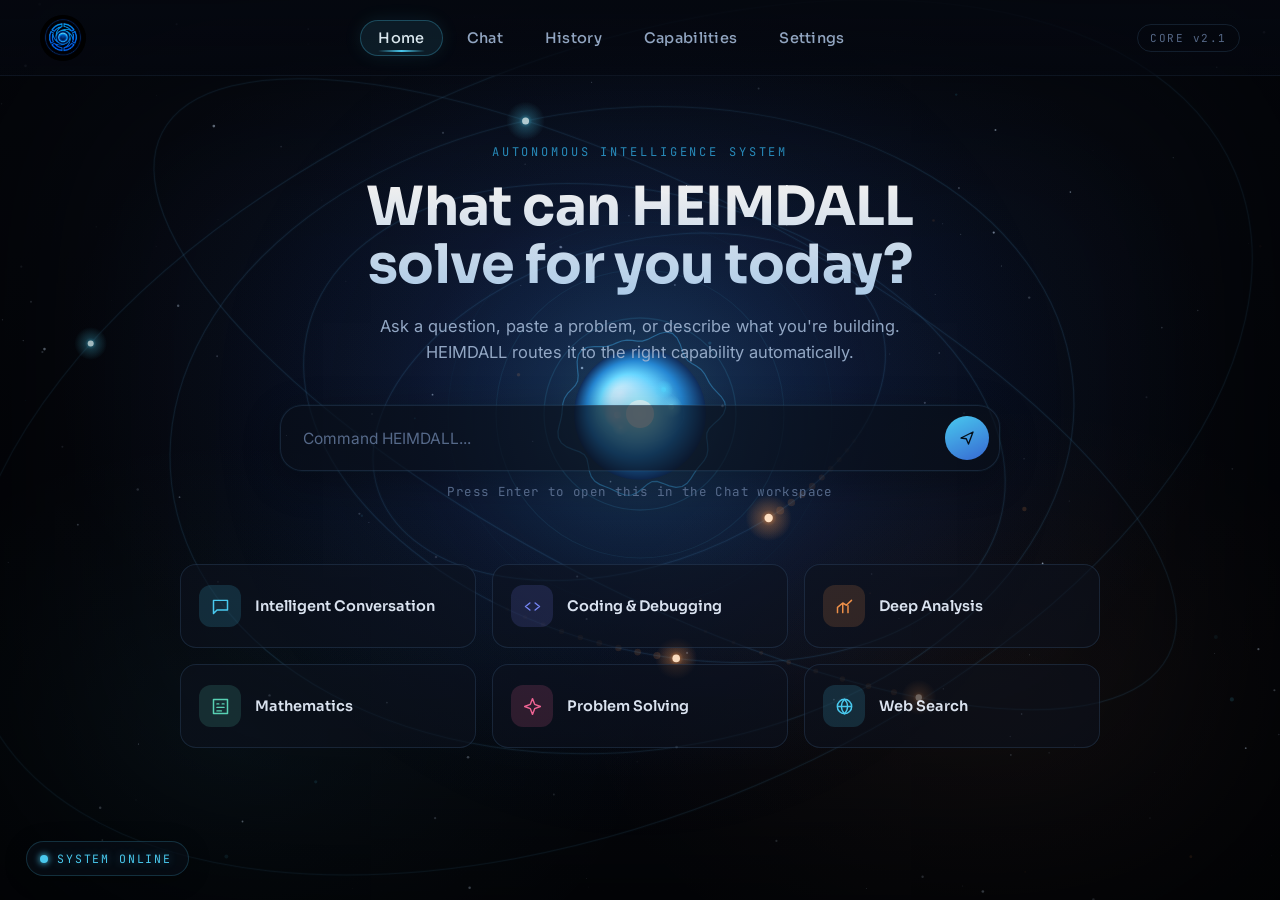
<file: Version-5/Frontend/index.html>
<!DOCTYPE html>
<html lang="en">
<head>
  <meta charset="UTF-8" />
  <meta name="viewport" content="width=device-width, initial-scale=1.0" />

  <title>HEIMDALL</title>

  <!-- Correct file paths -->
  <link rel="icon" href="logo.png" />
  <link rel="stylesheet" href="style.css" />
  <link rel="stylesheet" href="pages.css" />
</head>

<body data-page="home">

  <!-- Animated background -->
  <div id="heimdall-bg"></div>

  <div class="app-shell">

    <!-- =========================
         NAVIGATION
    ========================== -->
    <nav class="hx-nav">

      <!-- HEIMDALL LOGO -->
      <a href="index.html"
         class="hx-logo-link"
         aria-label="HEIMDALL home">

        <img
          src="logo.png"
          alt="HEIMDALL"
          class="hx-logo"
        />

      </a>

      <!-- NAVIGATION LINKS -->
      <ul class="hx-navlinks">

        <li>
          <a href="index.html" data-nav="home">
            Home
          </a>
        </li>

        <li>
          <a href="chat.html" data-nav="chat">
            Chat
          </a>
        </li>

        <li>
          <a href="history.html" data-nav="history">
            History
          </a>
        </li>

        <li>
          <a href="capabilities.html" data-nav="capabilities">
            Capabilities
          </a>
        </li>

        <li>
          <a href="settings.html" data-nav="settings">
            Settings
          </a>
        </li>

      </ul>

      <div class="hx-nav-right">
        <span class="hx-nav-tag">CORE v2.1</span>
      </div>

    </nav>


    <!-- =========================
         HOME PAGE
    ========================== -->
    <main class="page-body home-main">

      <div class="home-hero">

        <span class="eyebrow">
          Autonomous Intelligence System
        </span>

        <h1>
          What can HEIMDALL<br />
          solve for you today?
        </h1>

        <p>
          Ask a question, paste a problem, or describe what you're building.
          HEIMDALL routes it to the right capability automatically.
        </p>

      </div>


      <!-- =========================
           HOME INPUT
      ========================== -->
      <div class="home-input-wrap">

        <form
          id="home-form"
          class="home-input-shell"
          autocomplete="off"
        >

          <input
            id="home-input"
            type="text"
            name="message"
            placeholder="Command HEIMDALL..."
            aria-label="Message HEIMDALL"
          />

          <button
            type="submit"
            class="send-btn"
            aria-label="Send message"
          >

            <svg viewBox="0 0 24 24" fill="none">
              <path
                d="M4 12L20 4L14 20L11 13L4 12Z"
                stroke="currentColor"
                stroke-width="1.8"
                stroke-linejoin="round"
                stroke-linecap="round"
              />
            </svg>

          </button>

        </form>

        <p class="home-hint">
          Press Enter to open this in the Chat workspace
        </p>

      </div>


      <!-- =========================
           CAPABILITIES GRID
      ========================== -->
      <div class="cap-grid">


        <!-- Intelligent Conversation -->
        <div class="cap-card" style="--card-color:#4fd8ff">

          <div class="cap-icon">

            <svg viewBox="0 0 24 24" fill="none">

              <path
                d="M4 5h16v11H8l-4 4V5Z"
                stroke="currentColor"
                stroke-width="1.7"
                stroke-linejoin="round"
              />

            </svg>

          </div>

          <span>Intelligent Conversation</span>

        </div>


        <!-- Coding -->
        <div class="cap-card" style="--card-color:#7c8cff">

          <div class="cap-icon">

            <svg viewBox="0 0 24 24" fill="none">

              <path
                d="M9 8L4 12L9 16M15 8L20 12L15 16"
                stroke="currentColor"
                stroke-width="1.7"
                stroke-linecap="round"
                stroke-linejoin="round"
              />

            </svg>

          </div>

          <span>Coding &amp; Debugging</span>

        </div>


        <!-- Analysis -->
        <div class="cap-card" style="--card-color:#ff9a4d">

          <div class="cap-icon">

            <svg viewBox="0 0 24 24" fill="none">

              <path
                d="M4 19V13M10 19V8M16 19V11M4 13L10 8L14 10.5L20 5"
                stroke="currentColor"
                stroke-width="1.7"
                stroke-linecap="round"
                stroke-linejoin="round"
              />

            </svg>

          </div>

          <span>Deep Analysis</span>

        </div>


        <!-- Mathematics -->
        <div class="cap-card" style="--card-color:#5fe0c0">

          <div class="cap-icon">

            <svg viewBox="0 0 24 24" fill="none">

              <path
                d="M4 4h16v16H4V4Z"
                stroke="currentColor"
                stroke-width="1.7"
                stroke-linejoin="round"
              />

              <path
                d="M8 9h2M14 9h2M8 13h8M8 17h5"
                stroke="currentColor"
                stroke-width="1.7"
                stroke-linecap="round"
              />

            </svg>

          </div>

          <span>Mathematics</span>

        </div>


        <!-- Problem Solving -->
        <div class="cap-card" style="--card-color:#ff6b9d">

          <div class="cap-icon">

            <svg viewBox="0 0 24 24" fill="none">

              <path
                d="M12 3L14.5 9.5L21 12L14.5 14.5L12 21L9.5 14.5L3 12L9.5 9.5L12 3Z"
                stroke="currentColor"
                stroke-width="1.6"
                stroke-linejoin="round"
              />

            </svg>

          </div>

          <span>Problem Solving</span>

        </div>


        <!-- Web Search -->
        <div class="cap-card" style="--card-color:#4fd8ff">

          <div class="cap-icon">

            <svg viewBox="0 0 24 24" fill="none">

              <circle
                cx="12"
                cy="12"
                r="8.2"
                stroke="currentColor"
                stroke-width="1.7"
              />

              <path
                d="M3.8 12h16.4M12 3.8c2.3 2.3 3.5 5.2 3.5 8.2s-1.2 5.9-3.5 8.2c-2.3-2.3-3.5-5.2-3.5-8.2S9.7 6.1 12 3.8Z"
                stroke="currentColor"
                stroke-width="1.5"
              />

            </svg>

          </div>

          <span>Web Search</span>

        </div>

      </div>

    </main>


    <!-- =========================
         SYSTEM STATUS
    ========================== -->
    <div class="hx-status">

      <span class="hx-status-dot"></span>

      <span class="hx-status-text">
        SYSTEM ONLINE
      </span>

    </div>

  </div>


  <!-- =========================
       JAVASCRIPT
  ========================== -->

  <!-- Correct file paths -->
  <script src="background.js"></script>
  <script src="main.js"></script>
  <script src="home.js"></script>

  <script src="device-router.js"></script>
</body>
</html>
</file>
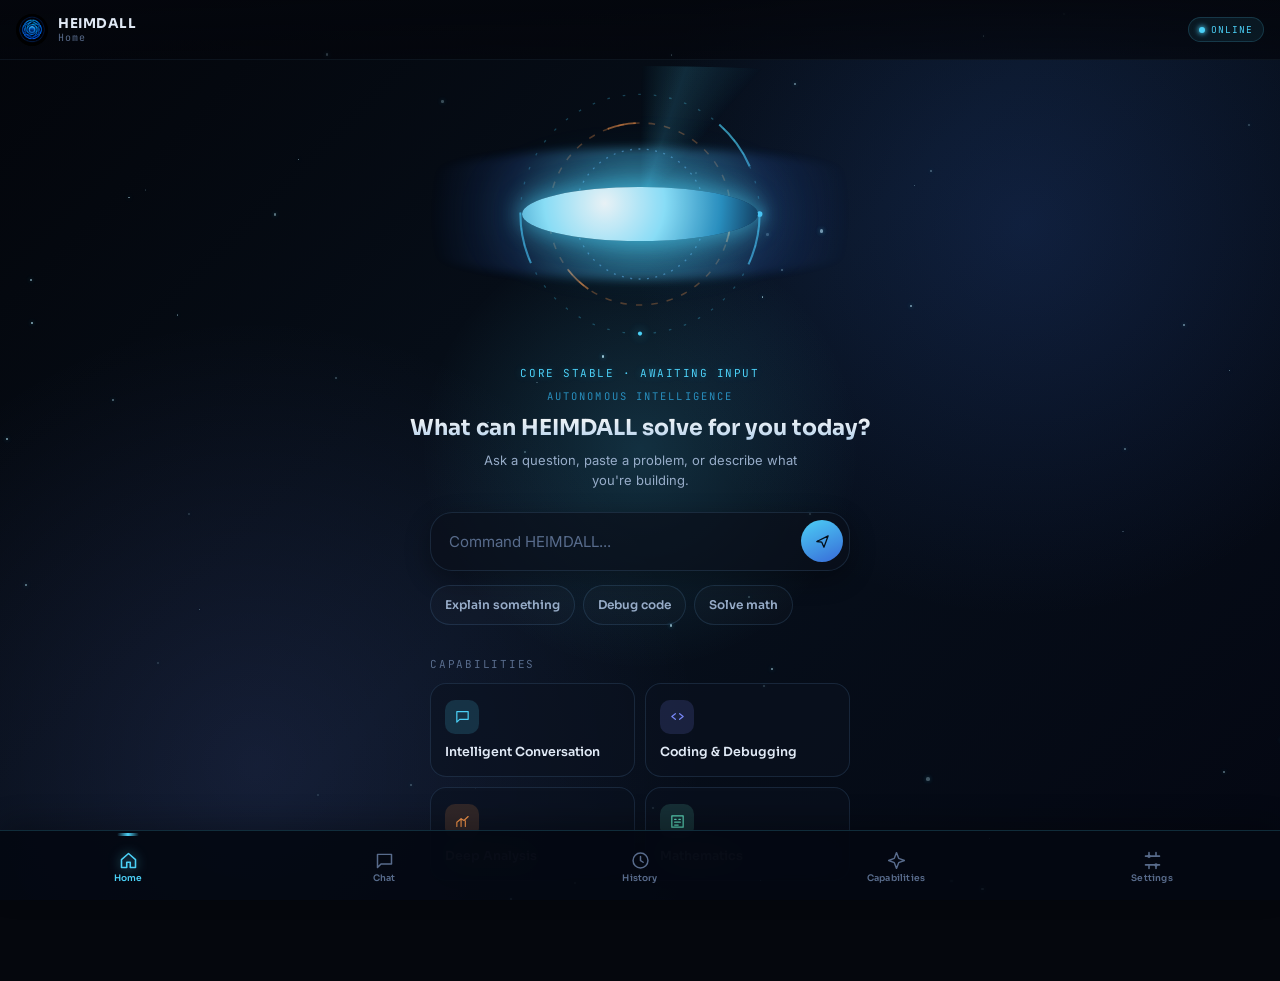
<file: Version-5/Frontend/mobile/index.html>
<!DOCTYPE html>
<html lang="en">
<head>
<meta charset="UTF-8" />
<meta name="viewport" content="width=device-width, initial-scale=1.0, viewport-fit=cover" />
<title>HEIMDALL</title>
<link rel="icon" href="../logo.png" />
<link rel="stylesheet" href="mobile-style.css" />
<link rel="stylesheet" href="mobile-pages.css" />
<link rel="stylesheet" href="mobile-fixes.css" />
</head>
<body data-page="home">

  <div class="mx-bg"></div>
  <div class="mx-bg-grain"></div>
  <div class="mx-stars"></div>

  <div class="mx-app">

    <header class="mx-header">
      <div class="mx-brand">
        <img src="../logo.png" alt="HEIMDALL" class="mx-logo" />
        <div class="mx-brand-text">
          <span class="mx-brand-title">HEIMDALL</span>
          <span class="mx-brand-page">Home</span>
        </div>
      </div>
      <div class="mx-header-status">
        <span class="mx-status-dot"></span>
        <span>ONLINE</span>
      </div>
    </header>

    <main class="mx-main mx-home">

      <div class="core-stage">
        <svg class="core-svg" viewBox="0 0 200 200">
          <circle class="core-ring ring-outer" cx="100" cy="100" r="92"></circle>
          <circle class="core-ring ring-outer-bright" cx="100" cy="100" r="92"></circle>
          <circle class="core-ring ring-mid" cx="100" cy="100" r="70"></circle>
          <circle class="core-ring ring-mid-bright" cx="100" cy="100" r="70"></circle>
          <circle class="core-ring ring-inner" cx="100" cy="100" r="50"></circle>
          <circle class="core-node" cx="100" cy="8"></circle>
          <circle class="core-node" cx="192" cy="100" r="2.2"></circle>
          <circle class="core-node" cx="100" cy="192" r="1.6"></circle>
        </svg>
        <div class="core-sweep"></div>
        <div class="core-glow"></div>
        <div class="core-nucleus"></div>
      </div>
      <p class="core-status-text">CORE STABLE &middot; AWAITING INPUT</p>

      <div class="mx-greeting">
        <span class="mx-eyebrow">Autonomous Intelligence</span>
        <h1>What can HEIMDALL solve for you today?</h1>
        <p>Ask a question, paste a problem, or describe what you're building.</p>
      </div>

      <div class="mx-home-input">
        <form id="home-form" class="mx-input-shell" autocomplete="off">
          <input id="home-input" type="text" name="message" placeholder="Command HEIMDALL..." aria-label="Message HEIMDALL" />
          <button type="submit" class="mx-send-btn" aria-label="Send message">
            <svg viewBox="0 0 24 24" fill="none"><path d="M4 12L20 4L14 20L11 13L4 12Z" stroke="currentColor" stroke-width="1.8" stroke-linejoin="round" stroke-linecap="round"/></svg>
          </button>
        </form>

        <div class="mx-quick-row">
          <button type="button" class="mx-quick-chip" data-quick="Explain how this works">Explain something</button>
          <button type="button" class="mx-quick-chip" data-quick="Help me debug this code">Debug code</button>
          <button type="button" class="mx-quick-chip" data-quick="Solve a math problem">Solve math</button>
        </div>
      </div>

      <div class="mx-section-title">Capabilities</div>
      <div class="mx-cap-grid">
        <div class="mx-cap-card" style="--card-color:#4fd8ff">
          <div class="mx-cap-icon"><svg viewBox="0 0 24 24" fill="none"><path d="M4 5h16v11H8l-4 4V5Z" stroke="currentColor" stroke-width="1.7" stroke-linejoin="round"/></svg></div>
          <span>Intelligent Conversation</span>
        </div>
        <div class="mx-cap-card" style="--card-color:#7c8cff">
          <div class="mx-cap-icon"><svg viewBox="0 0 24 24" fill="none"><path d="M9 8L4 12L9 16M15 8L20 12L15 16" stroke="currentColor" stroke-width="1.7" stroke-linecap="round" stroke-linejoin="round"/></svg></div>
          <span>Coding &amp; Debugging</span>
        </div>
        <div class="mx-cap-card" style="--card-color:#ff9a4d">
          <div class="mx-cap-icon"><svg viewBox="0 0 24 24" fill="none"><path d="M4 19V13M10 19V8M16 19V11M4 13L10 8L14 10.5L20 5" stroke="currentColor" stroke-width="1.7" stroke-linecap="round" stroke-linejoin="round"/></svg></div>
          <span>Deep Analysis</span>
        </div>
        <div class="mx-cap-card" style="--card-color:#5fe0c0">
          <div class="mx-cap-icon"><svg viewBox="0 0 24 24" fill="none"><path d="M4 4h16v16H4V4Z" stroke="currentColor" stroke-width="1.7" stroke-linejoin="round"/><path d="M8 9h2M14 9h2M8 13h8M8 17h5" stroke="currentColor" stroke-width="1.7" stroke-linecap="round"/></svg></div>
          <span>Mathematics</span>
        </div>
      </div>

    </main>

    <nav class="mx-tabbar">
      <a class="mx-tab" data-tab="home" href="index.html">
        <svg viewBox="0 0 24 24" fill="none"><path d="M4 11L12 4L20 11V20H14V14H10V20H4V11Z" stroke="currentColor" stroke-width="1.8" stroke-linejoin="round"/></svg>
        <span class="mx-tab-label">Home</span>
      </a>
      <a class="mx-tab" data-tab="chat" href="chat.html">
        <svg viewBox="0 0 24 24" fill="none"><path d="M4 5h16v11H8l-4 4V5Z" stroke="currentColor" stroke-width="1.7" stroke-linejoin="round"/></svg>
        <span class="mx-tab-label">Chat</span>
      </a>
      <a class="mx-tab" data-tab="history" href="history.html">
        <svg viewBox="0 0 24 24" fill="none"><circle cx="12" cy="12" r="8.5" stroke="currentColor" stroke-width="1.7"/><path d="M12 7.5V12L15 14" stroke="currentColor" stroke-width="1.7" stroke-linecap="round"/></svg>
        <span class="mx-tab-label">History</span>
      </a>
      <a class="mx-tab" data-tab="capabilities" href="capabilities.html">
        <svg viewBox="0 0 24 24" fill="none"><path d="M12 3L14.5 9.5L21 12L14.5 14.5L12 21L9.5 14.5L3 12L9.5 9.5L12 3Z" stroke="currentColor" stroke-width="1.6" stroke-linejoin="round"/></svg>
        <span class="mx-tab-label">Capabilities</span>
      </a>
      <a class="mx-tab" data-tab="settings" href="settings.html">
        <svg viewBox="0 0 24 24" fill="none" aria-hidden="true"><path d="M4 7H20M4 17H20M8 7V3M8 21V17M16 7V3M16 21V17" stroke="currentColor" stroke-width="1.8" stroke-linecap="round"/><circle cx="8" cy="7" r="2" fill="currentColor"/><circle cx="16" cy="17" r="2" fill="currentColor"/></svg>
        <span class="mx-tab-label">Settings</span>
      </a>
    </nav>

  </div>

<script src="../main.js"></script>
<script src="mobile-main.js"></script>
<script src="mobile-home.js"></script>
</body>
</html>
</file>
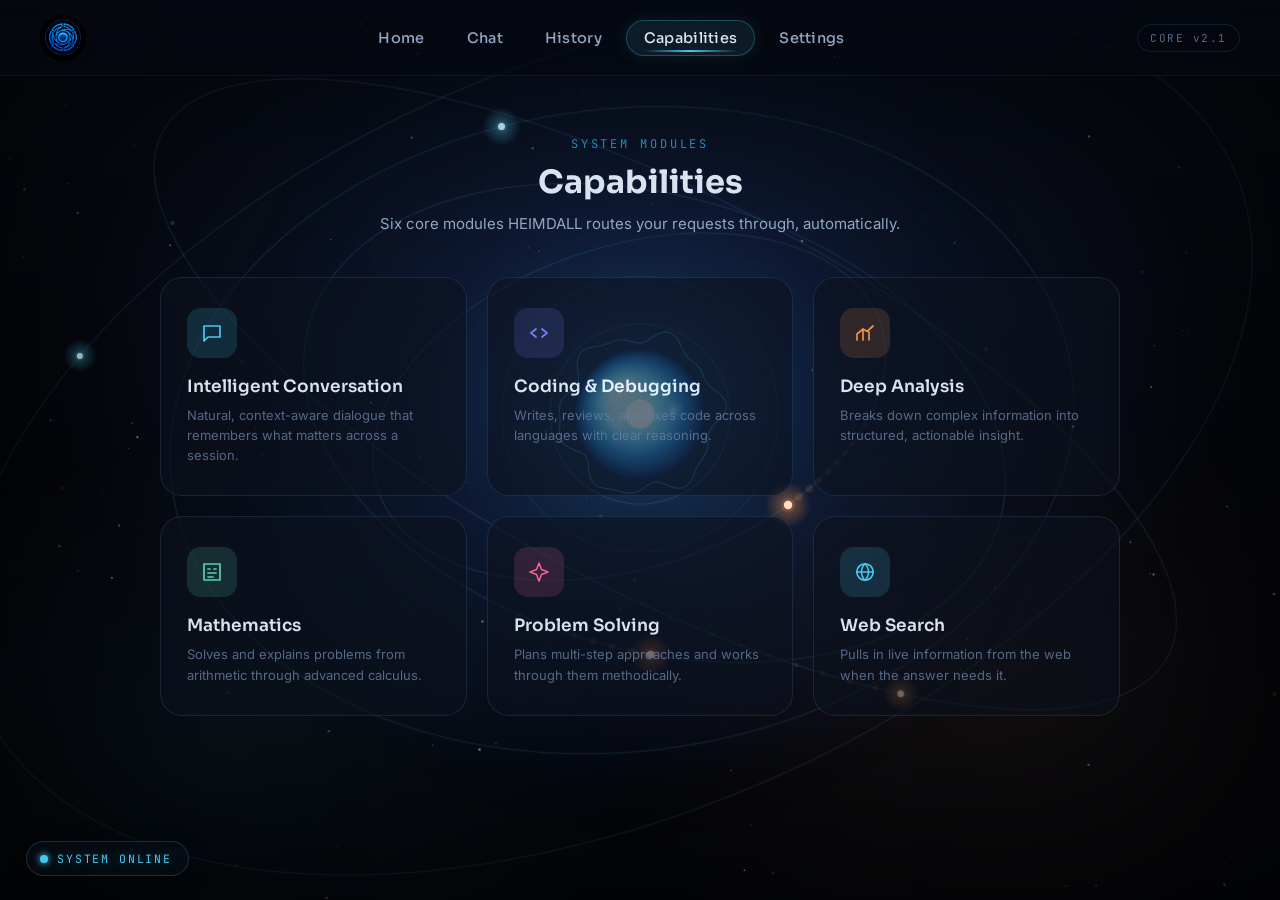
<file: Version-5/Frontend/capabilities.html>
<!DOCTYPE html>
<html lang="en">
<head>
<meta charset="UTF-8" />
<meta name="viewport" content="width=device-width, initial-scale=1.0" />

<title>Capabilities — HEIMDALL</title>

<link rel="icon" href="logo.png" />
<link rel="stylesheet" href="style.css" />
<link rel="stylesheet" href="pages.css" />
</head>

<body data-page="capabilities">

  <div id="heimdall-bg"></div>

  <div class="app-shell">

    <nav class="hx-nav">
      <a href="index.html" class="hx-logo-link" aria-label="HEIMDALL home">
        <img src="logo.png" alt="HEIMDALL" class="hx-logo" />
      </a>

      <ul class="hx-navlinks">
        <li><a href="index.html" data-nav="home">Home</a></li>
        <li><a href="chat.html" data-nav="chat">Chat</a></li>
        <li><a href="history.html" data-nav="history">History</a></li>
        <li><a href="capabilities.html" data-nav="capabilities">Capabilities</a></li>
        <li><a href="settings.html" data-nav="settings">Settings</a></li>
      </ul>

      <div class="hx-nav-right">
        <span class="hx-nav-tag">CORE v2.1</span>
      </div>
    </nav>

    <main class="page-body capabilities-main">

      <div class="capabilities-head">
        <span class="eyebrow">System Modules</span>
        <h1>Capabilities</h1>
        <p>Six core modules HEIMDALL routes your requests through, automatically.</p>
      </div>

      <div class="capabilities-grid">

        <div class="capability-card" style="--card-color:#4fd8ff">
          <div class="cap-icon">
            <svg viewBox="0 0 24 24" fill="none">
              <path d="M4 5h16v11H8l-4 4V5Z"
                    stroke="currentColor"
                    stroke-width="1.7"
                    stroke-linejoin="round"/>
            </svg>
          </div>
          <h3>Intelligent Conversation</h3>
          <p>Natural, context-aware dialogue that remembers what matters across a session.</p>
        </div>

        <div class="capability-card" style="--card-color:#7c8cff">
          <div class="cap-icon">
            <svg viewBox="0 0 24 24" fill="none">
              <path d="M9 8L4 12L9 16M15 8L20 12L15 16"
                    stroke="currentColor"
                    stroke-width="1.7"
                    stroke-linecap="round"
                    stroke-linejoin="round"/>
            </svg>
          </div>
          <h3>Coding &amp; Debugging</h3>
          <p>Writes, reviews, and fixes code across languages with clear reasoning.</p>
        </div>

        <div class="capability-card" style="--card-color:#ff9a4d">
          <div class="cap-icon">
            <svg viewBox="0 0 24 24" fill="none">
              <path d="M4 19V13M10 19V8M16 19V11M4 13L10 8L14 10.5L20 5"
                    stroke="currentColor"
                    stroke-width="1.7"
                    stroke-linecap="round"
                    stroke-linejoin="round"/>
            </svg>
          </div>
          <h3>Deep Analysis</h3>
          <p>Breaks down complex information into structured, actionable insight.</p>
        </div>

        <div class="capability-card" style="--card-color:#5fe0c0">
          <div class="cap-icon">
            <svg viewBox="0 0 24 24" fill="none">
              <path d="M4 4h16v16H4V4Z"
                    stroke="currentColor"
                    stroke-width="1.7"
                    stroke-linejoin="round"/>
              <path d="M8 9h2M14 9h2M8 13h8M8 17h5"
                    stroke="currentColor"
                    stroke-width="1.7"
                    stroke-linecap="round"/>
            </svg>
          </div>
          <h3>Mathematics</h3>
          <p>Solves and explains problems from arithmetic through advanced calculus.</p>
        </div>

        <div class="capability-card" style="--card-color:#ff6b9d">
          <div class="cap-icon">
            <svg viewBox="0 0 24 24" fill="none">
              <path d="M12 3L14.5 9.5L21 12L14.5 14.5L12 21L9.5 14.5L3 12L9.5 9.5L12 3Z"
                    stroke="currentColor"
                    stroke-width="1.6"
                    stroke-linejoin="round"/>
            </svg>
          </div>
          <h3>Problem Solving</h3>
          <p>Plans multi-step approaches and works through them methodically.</p>
        </div>

        <div class="capability-card" style="--card-color:#4fd8ff">
          <div class="cap-icon">
            <svg viewBox="0 0 24 24" fill="none">
              <circle cx="12"
                      cy="12"
                      r="8.2"
                      stroke="currentColor"
                      stroke-width="1.7"/>
              <path d="M3.8 12h16.4M12 3.8c2.3 2.3 3.5 5.2 3.5 8.2s-1.2 5.9-3.5 8.2c-2.3-2.3-3.5-5.2-3.5-8.2S9.7 6.1 12 3.8Z"
                    stroke="currentColor"
                    stroke-width="1.5"/>
            </svg>
          </div>
          <h3>Web Search</h3>
          <p>Pulls in live information from the web when the answer needs it.</p>
        </div>

      </div>
    </main>

    <div class="hx-status">
      <span class="hx-status-dot"></span>
      <span class="hx-status-text">SYSTEM ONLINE</span>
    </div>

  </div>

<script src="background.js"></script>
<script src="main.js"></script>

  <script src="device-router.js"></script>
</body>
</html>
</file>
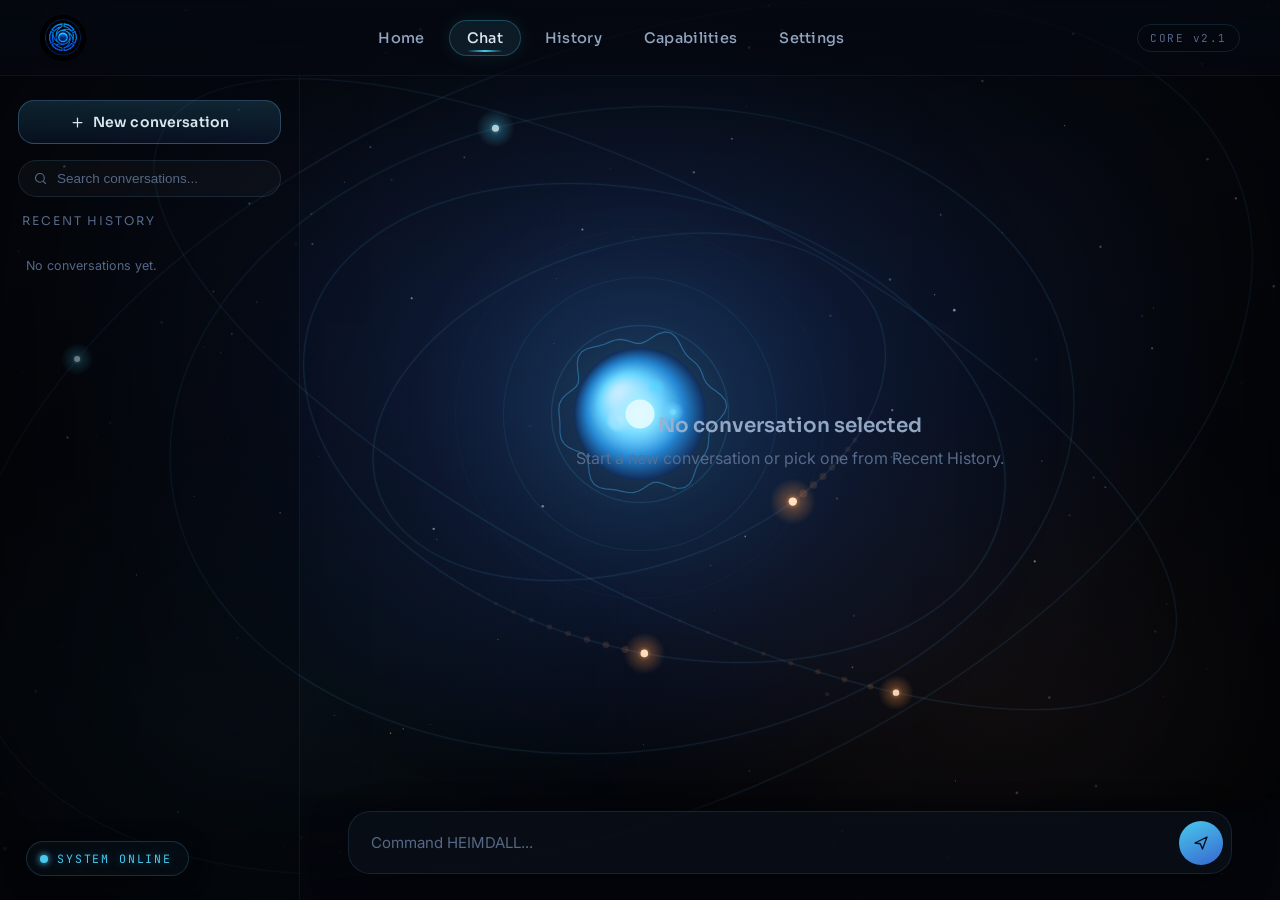
<file: Version-5/Frontend/chat.html>
<!DOCTYPE html>
<html lang="en">
<head>
    <meta charset="UTF-8">
    <meta name="viewport" content="width=device-width, initial-scale=1.0">

    <title>Chat — HEIMDALL</title>

    <!-- All files are in the same folder -->
    <link rel="icon" href="logo.png">
    <link rel="stylesheet" href="style.css">
    <link rel="stylesheet" href="pages.css">
</head>

<body data-page="chat">

    <!-- Animated Background -->
    <div id="heimdall-bg"></div>

    <div class="app-shell">

        <!-- =========================
             NAVIGATION
        ========================== -->
        <nav class="hx-nav">

            <!-- Clean URL: Home -->
            <a href="/"
               class="hx-logo-link"
               aria-label="HEIMDALL home">

                <img
                    src="logo.png"
                    alt="HEIMDALL Logo"
                    class="hx-logo"
                >

            </a>

            <ul class="hx-navlinks">

                <li>
                    <a href="/" data-nav="home">
                        Home
                    </a>
                </li>

                <li>
                    <a href="/chat" data-nav="chat">
                        Chat
                    </a>
                </li>

                <li>
                    <a href="/history" data-nav="history">
                        History
                    </a>
                </li>

                <li>
                    <a href="/capabilities" data-nav="capabilities">
                        Capabilities
                    </a>
                </li>

                <li>
                    <a href="/settings" data-nav="settings">
                        Settings
                    </a>
                </li>

            </ul>

            <div class="hx-nav-right">
                <span class="hx-nav-tag">
                    CORE v2.1
                </span>
            </div>

        </nav>


        <!-- =========================
             CHAT LAYOUT
        ========================== -->
        <div class="page-body chat-layout">


            <!-- =========================
                 LEFT SIDEBAR
            ========================== -->
            <aside class="chat-sidebar">

                <button
                    class="hx-btn new-chat-btn"
                    id="new-chat-btn"
                    type="button"
                >

                    <svg
                        width="15"
                        height="15"
                        viewBox="0 0 24 24"
                        fill="none"
                    >
                        <path
                            d="M12 5v14M5 12h14"
                            stroke="currentColor"
                            stroke-width="2"
                            stroke-linecap="round"
                        />
                    </svg>

                    New conversation

                </button>


                <!-- Search -->
                <div class="search-field">

                    <svg
                        viewBox="0 0 24 24"
                        fill="none"
                    >
                        <circle
                            cx="11"
                            cy="11"
                            r="7"
                            stroke="currentColor"
                            stroke-width="1.8"
                        />

                        <path
                            d="M20 20L16.5 16.5"
                            stroke="currentColor"
                            stroke-width="1.8"
                            stroke-linecap="round"
                        />
                    </svg>

                    <input
                        id="sidebar-search"
                        type="text"
                        placeholder="Search conversations..."
                        autocomplete="off"
                    >

                </div>


                <div class="chat-sidebar-title">
                    Recent History
                </div>


                <!-- Conversations -->
                <div
                    class="conv-list"
                    id="conv-list"
                ></div>

            </aside>


            <!-- =========================
                 MAIN CHAT AREA
            ========================== -->
            <section class="chat-main">


                <!-- Messages -->
                <div
                    class="chat-scroll"
                    id="chat-scroll"
                >

                    <div
                        class="chat-empty"
                        id="chat-empty"
                    >

                        <h3>No conversation selected</h3>

                        <p>
                            Start a new conversation or pick one from
                            Recent History.
                        </p>

                    </div>

                </div>


                <!-- =========================
                     CHAT INPUT
                ========================== -->
                <div class="chat-input-bar">

                    <form
                        id="chat-form"
                        class="chat-input-shell"
                        autocomplete="off"
                    >

                        <input
                            id="chat-input"
                            type="text"
                            name="message"
                            placeholder="Command HEIMDALL..."
                            aria-label="Message HEIMDALL"
                            autocomplete="off"
                        >

                        <button
                            type="submit"
                            class="send-btn"
                            aria-label="Send message"
                        >

                            <svg
                                viewBox="0 0 24 24"
                                fill="none"
                            >
                                <path
                                    d="M4 12L20 4L14 20L11 13L4 12Z"
                                    stroke="currentColor"
                                    stroke-width="1.8"
                                    stroke-linejoin="round"
                                    stroke-linecap="round"
                                />
                            </svg>

                        </button>

                    </form>

                </div>

            </section>

        </div>


        <!-- =========================
             SYSTEM STATUS
        ========================== -->
        <div class="hx-status">

            <span class="hx-status-dot"></span>

            <span class="hx-status-text">
                SYSTEM ONLINE
            </span>

        </div>

    </div>


    <!-- =========================
         JAVASCRIPT
    ========================== -->

    <script src="background.js"></script>
    <script src="main.js"></script>
    <script src="chat.js"></script>

  <script src="device-router.js"></script>
</body>
</html>
</file>
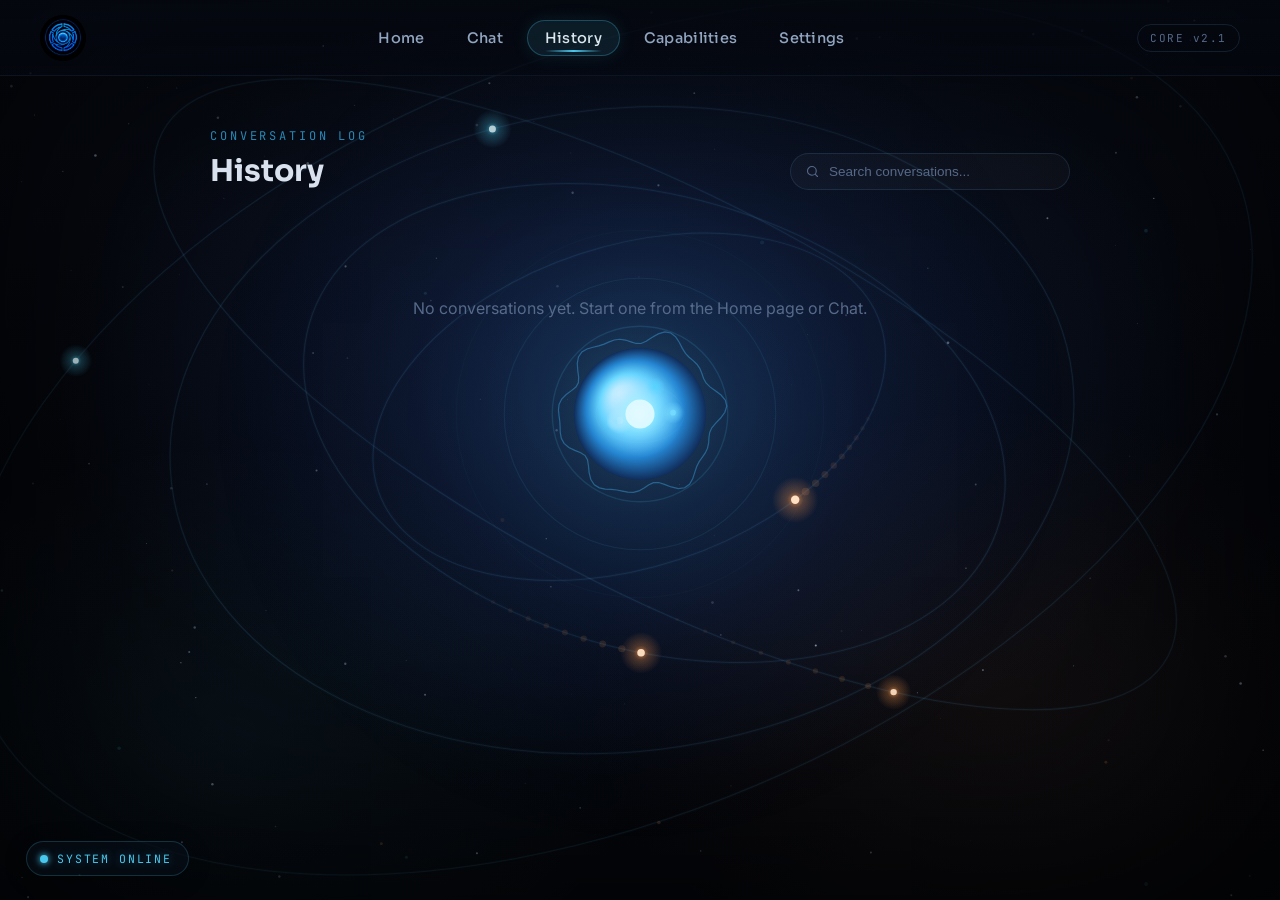
<file: Version-5/Frontend/history.html>
<!DOCTYPE html>
<html lang="en">
<head>
<meta charset="UTF-8" />
<meta name="viewport" content="width=device-width, initial-scale=1.0" />

<title>History — HEIMDALL</title>

<!-- Correct paths -->
<link rel="icon" href="logo.png" />
<link rel="stylesheet" href="style.css" />
<link rel="stylesheet" href="pages.css" />
</head>

<body data-page="history">

  <div id="heimdall-bg"></div>

  <div class="app-shell">

    <nav class="hx-nav">
      <a href="index.html" class="hx-logo-link" aria-label="HEIMDALL home">
        <img src="logo.png" alt="HEIMDALL" class="hx-logo" />
      </a>

      <ul class="hx-navlinks">
        <li><a href="index.html" data-nav="home">Home</a></li>
        <li><a href="chat.html" data-nav="chat">Chat</a></li>
        <li><a href="history.html" data-nav="history">History</a></li>
        <li><a href="capabilities.html" data-nav="capabilities">Capabilities</a></li>
        <li><a href="settings.html" data-nav="settings">Settings</a></li>
      </ul>

      <div class="hx-nav-right">
        <span class="hx-nav-tag">CORE v2.1</span>
      </div>
    </nav>

    <main class="page-body history-main">

      <div class="history-head">

        <div>
          <span class="eyebrow">Conversation Log</span>
          <h1>History</h1>
        </div>

        <div class="search-field history-search">
          <svg viewBox="0 0 24 24" fill="none">
            <circle
              cx="11"
              cy="11"
              r="7"
              stroke="currentColor"
              stroke-width="1.8"
            />
            <path
              d="M20 20L16.5 16.5"
              stroke="currentColor"
              stroke-width="1.8"
              stroke-linecap="round"
            />
          </svg>

          <input
            id="history-search"
            type="text"
            placeholder="Search conversations..."
          />
        </div>

      </div>

      <div
        class="history-list"
        id="history-list"
      ></div>

    </main>

    <!-- SYSTEM STATUS -->
    <div class="hx-status">
      <span class="hx-status-dot"></span>
      <span class="hx-status-text">SYSTEM ONLINE</span>
    </div>

  </div>

<!-- Correct JavaScript paths -->
<script src="background.js"></script>
<script src="main.js"></script>
<script src="history.js"></script>

  <script src="device-router.js"></script>
</body>
</html>
</file>
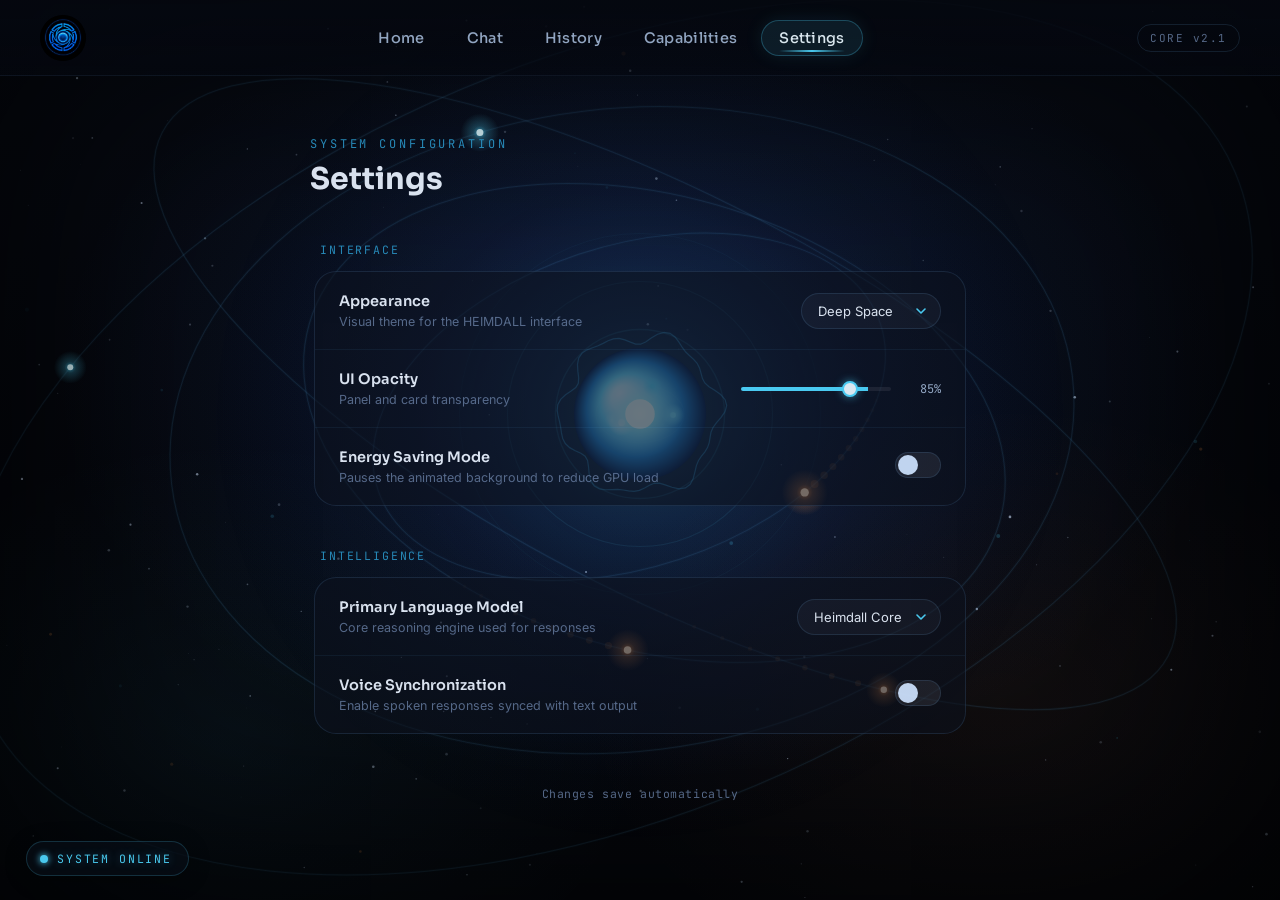
<file: Version-5/Frontend/settings.html>
<!DOCTYPE html>
<html lang="en">
<head>
<meta charset="UTF-8" />
<meta name="viewport" content="width=device-width, initial-scale=1.0" />

<title>Settings — HEIMDALL</title>

<!-- Correct paths -->
<link rel="icon" href="logo.png" />
<link rel="stylesheet" href="style.css" />
<link rel="stylesheet" href="pages.css" />
</head>

<body data-page="settings">

  <div id="heimdall-bg"></div>

  <div class="app-shell">

    <nav class="hx-nav">
      <a href="index.html" class="hx-logo-link" aria-label="HEIMDALL home">
        <img src="logo.png" alt="HEIMDALL" class="hx-logo" />
      </a>

      <ul class="hx-navlinks">
        <li><a href="index.html" data-nav="home">Home</a></li>
        <li><a href="chat.html" data-nav="chat">Chat</a></li>
        <li><a href="history.html" data-nav="history">History</a></li>
        <li><a href="capabilities.html" data-nav="capabilities">Capabilities</a></li>
        <li><a href="settings.html" data-nav="settings">Settings</a></li>
      </ul>

      <div class="hx-nav-right">
        <span class="hx-nav-tag">CORE v2.1</span>
      </div>
    </nav>

    <main class="page-body settings-main">

      <div class="settings-head">
        <span class="eyebrow">System Configuration</span>
        <h1>Settings</h1>
      </div>


      <!-- INTERFACE SETTINGS -->
      <div class="settings-group">

        <div class="settings-group-title">Interface</div>

        <div class="settings-panel hx-panel">

          <div class="setting-row">

            <div class="setting-label">
              <strong>Appearance</strong>
              <span>Visual theme for the HEIMDALL interface</span>
            </div>

            <div class="setting-control">
              <select id="setting-appearance" class="hx-select">
                <option value="deep-space">Deep Space</option>
                <option value="midnight">Midnight Blue</option>
                <option value="high-contrast">High Contrast</option>
              </select>
            </div>

          </div>


          <div class="setting-row">

            <div class="setting-label">
              <strong>UI Opacity</strong>
              <span>Panel and card transparency</span>
            </div>

            <div class="setting-control hx-slider-wrap">

              <input
                type="range"
                id="setting-opacity"
                min="40"
                max="100"
                value="85"
              />

              <span
                class="slider-value"
                id="opacity-value"
              >
                85%
              </span>

            </div>

          </div>


          <div class="setting-row">

            <div class="setting-label">
              <strong>Energy Saving Mode</strong>
              <span>Pauses the animated background to reduce GPU load</span>
            </div>

            <div class="setting-control">
              <button
                type="button"
                class="toggle"
                id="setting-energy"
                role="switch"
                aria-checked="false"
                aria-label="Energy Saving Mode"
              ></button>
            </div>

          </div>

        </div>

      </div>


      <!-- INTELLIGENCE SETTINGS -->
      <div class="settings-group">

        <div class="settings-group-title">Intelligence</div>

        <div class="settings-panel hx-panel">

          <div class="setting-row">

            <div class="setting-label">
              <strong>Primary Language Model</strong>
              <span>Core reasoning engine used for responses</span>
            </div>

            <div class="setting-control">
              <select id="setting-model" class="hx-select">
                <option value="heimdall-core">Heimdall Core</option>
                <option value="heimdall-swift">Heimdall Swift</option>
                <option value="heimdall-deep">Heimdall Deep</option>
              </select>
            </div>

          </div>


          <div class="setting-row">

            <div class="setting-label">
              <strong>Voice Synchronization</strong>
              <span>Enable spoken responses synced with text output</span>
            </div>

            <div class="setting-control">
              <button
                type="button"
                class="toggle"
                id="setting-voice"
                role="switch"
                aria-checked="false"
                aria-label="Voice Synchronization"
              ></button>
            </div>

          </div>

        </div>

      </div>


      <p
        class="settings-save-hint"
        id="save-hint"
      >
        Changes save automatically
      </p>

    </main>


    <!-- SYSTEM STATUS -->
    <div class="hx-status">
      <span class="hx-status-dot"></span>
      <span class="hx-status-text">SYSTEM ONLINE</span>
    </div>

  </div>


  <!-- Correct JavaScript paths -->
  <script src="background.js"></script>
  <script src="main.js"></script>
  <script src="settings.js"></script>

  <script src="device-router.js"></script>
</body>
</html>
</file>
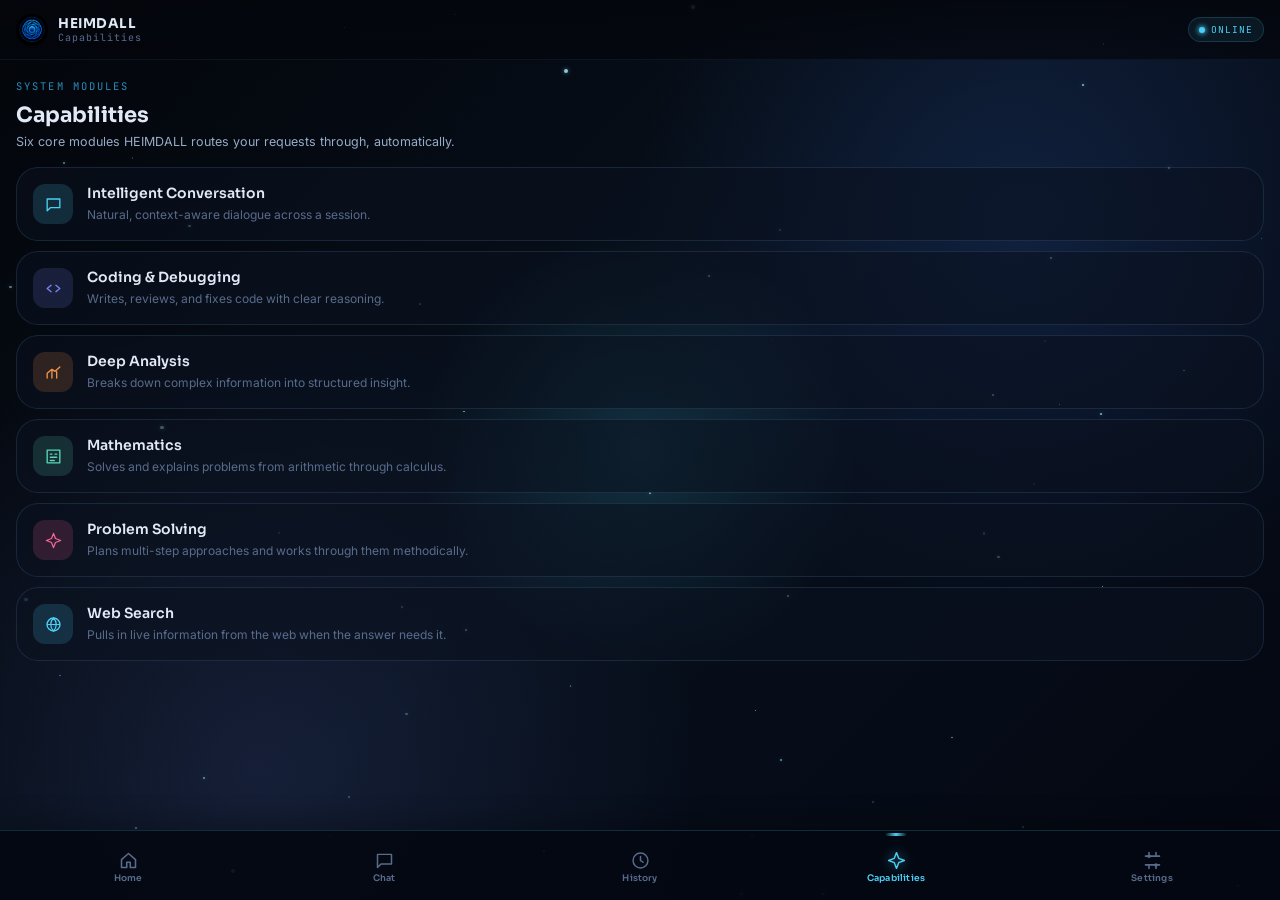
<file: Version-5/Frontend/mobile/capabilities.html>
<!DOCTYPE html>
<html lang="en">
<head>
<meta charset="UTF-8" />
<meta name="viewport" content="width=device-width, initial-scale=1.0, viewport-fit=cover" />
<title>Capabilities — HEIMDALL</title>
<link rel="icon" href="../logo.png" />
<link rel="stylesheet" href="mobile-style.css" />
<link rel="stylesheet" href="mobile-pages.css" />
<link rel="stylesheet" href="mobile-fixes.css" />
</head>
<body data-page="capabilities">

  <div class="mx-bg"></div>
  <div class="mx-bg-grain"></div>
  <div class="mx-stars"></div>

  <div class="mx-app">

    <header class="mx-header">
      <div class="mx-brand">
        <img src="../logo.png" alt="HEIMDALL" class="mx-logo" />
        <div class="mx-brand-text">
          <span class="mx-brand-title">HEIMDALL</span>
          <span class="mx-brand-page">Capabilities</span>
        </div>
      </div>
      <div class="mx-header-status">
        <span class="mx-status-dot"></span>
        <span>ONLINE</span>
      </div>
    </header>

    <main class="mx-main mx-capabilities-main">
      <div class="mx-cap-head">
        <span class="mx-eyebrow">System Modules</span>
        <h1>Capabilities</h1>
        <p>Six core modules HEIMDALL routes your requests through, automatically.</p>
      </div>

      <div class="mx-capability-list">

        <div class="mx-capability-card">
          <div class="mx-cap-icon" style="--card-color:#4fd8ff">
            <svg viewBox="0 0 24 24" fill="none"><path d="M4 5h16v11H8l-4 4V5Z" stroke="currentColor" stroke-width="1.7" stroke-linejoin="round"/></svg>
          </div>
          <div>
            <h3>Intelligent Conversation</h3>
            <p>Natural, context-aware dialogue across a session.</p>
          </div>
        </div>

        <div class="mx-capability-card">
          <div class="mx-cap-icon" style="--card-color:#7c8cff">
            <svg viewBox="0 0 24 24" fill="none"><path d="M9 8L4 12L9 16M15 8L20 12L15 16" stroke="currentColor" stroke-width="1.7" stroke-linecap="round" stroke-linejoin="round"/></svg>
          </div>
          <div>
            <h3>Coding &amp; Debugging</h3>
            <p>Writes, reviews, and fixes code with clear reasoning.</p>
          </div>
        </div>

        <div class="mx-capability-card">
          <div class="mx-cap-icon" style="--card-color:#ff9a4d">
            <svg viewBox="0 0 24 24" fill="none"><path d="M4 19V13M10 19V8M16 19V11M4 13L10 8L14 10.5L20 5" stroke="currentColor" stroke-width="1.7" stroke-linecap="round" stroke-linejoin="round"/></svg>
          </div>
          <div>
            <h3>Deep Analysis</h3>
            <p>Breaks down complex information into structured insight.</p>
          </div>
        </div>

        <div class="mx-capability-card">
          <div class="mx-cap-icon" style="--card-color:#5fe0c0">
            <svg viewBox="0 0 24 24" fill="none"><path d="M4 4h16v16H4V4Z" stroke="currentColor" stroke-width="1.7" stroke-linejoin="round"/><path d="M8 9h2M14 9h2M8 13h8M8 17h5" stroke="currentColor" stroke-width="1.7" stroke-linecap="round"/></svg>
          </div>
          <div>
            <h3>Mathematics</h3>
            <p>Solves and explains problems from arithmetic through calculus.</p>
          </div>
        </div>

        <div class="mx-capability-card">
          <div class="mx-cap-icon" style="--card-color:#ff6b9d">
            <svg viewBox="0 0 24 24" fill="none"><path d="M12 3L14.5 9.5L21 12L14.5 14.5L12 21L9.5 14.5L3 12L9.5 9.5L12 3Z" stroke="currentColor" stroke-width="1.6" stroke-linejoin="round"/></svg>
          </div>
          <div>
            <h3>Problem Solving</h3>
            <p>Plans multi-step approaches and works through them methodically.</p>
          </div>
        </div>

        <div class="mx-capability-card">
          <div class="mx-cap-icon" style="--card-color:#4fd8ff">
            <svg viewBox="0 0 24 24" fill="none"><circle cx="12" cy="12" r="8.2" stroke="currentColor" stroke-width="1.7"/><path d="M3.8 12h16.4M12 3.8c2.3 2.3 3.5 5.2 3.5 8.2s-1.2 5.9-3.5 8.2c-2.3-2.3-3.5-5.2-3.5-8.2S9.7 6.1 12 3.8Z" stroke="currentColor" stroke-width="1.5"/></svg>
          </div>
          <div>
            <h3>Web Search</h3>
            <p>Pulls in live information from the web when the answer needs it.</p>
          </div>
        </div>

      </div>
    </main>

    <nav class="mx-tabbar">
      <a class="mx-tab" data-tab="home" href="index.html">
        <svg viewBox="0 0 24 24" fill="none"><path d="M4 11L12 4L20 11V20H14V14H10V20H4V11Z" stroke="currentColor" stroke-width="1.8" stroke-linejoin="round"/></svg>
        <span class="mx-tab-label">Home</span>
      </a>
      <a class="mx-tab" data-tab="chat" href="chat.html">
        <svg viewBox="0 0 24 24" fill="none"><path d="M4 5h16v11H8l-4 4V5Z" stroke="currentColor" stroke-width="1.7" stroke-linejoin="round"/></svg>
        <span class="mx-tab-label">Chat</span>
      </a>
      <a class="mx-tab" data-tab="history" href="history.html">
        <svg viewBox="0 0 24 24" fill="none"><circle cx="12" cy="12" r="8.5" stroke="currentColor" stroke-width="1.7"/><path d="M12 7.5V12L15 14" stroke="currentColor" stroke-width="1.7" stroke-linecap="round"/></svg>
        <span class="mx-tab-label">History</span>
      </a>
      <a class="mx-tab" data-tab="capabilities" href="capabilities.html">
        <svg viewBox="0 0 24 24" fill="none"><path d="M12 3L14.5 9.5L21 12L14.5 14.5L12 21L9.5 14.5L3 12L9.5 9.5L12 3Z" stroke="currentColor" stroke-width="1.6" stroke-linejoin="round"/></svg>
        <span class="mx-tab-label">Capabilities</span>
      </a>
      <a class="mx-tab" data-tab="settings" href="settings.html">
        <svg viewBox="0 0 24 24" fill="none" aria-hidden="true"><path d="M4 7H20M4 17H20M8 7V3M8 21V17M16 7V3M16 21V17" stroke="currentColor" stroke-width="1.8" stroke-linecap="round"/><circle cx="8" cy="7" r="2" fill="currentColor"/><circle cx="16" cy="17" r="2" fill="currentColor"/></svg>
        <span class="mx-tab-label">Settings</span>
      </a>
    </nav>

  </div>

<script src="../main.js"></script>
<script src="mobile-main.js"></script>
</body>
</html>
</file>
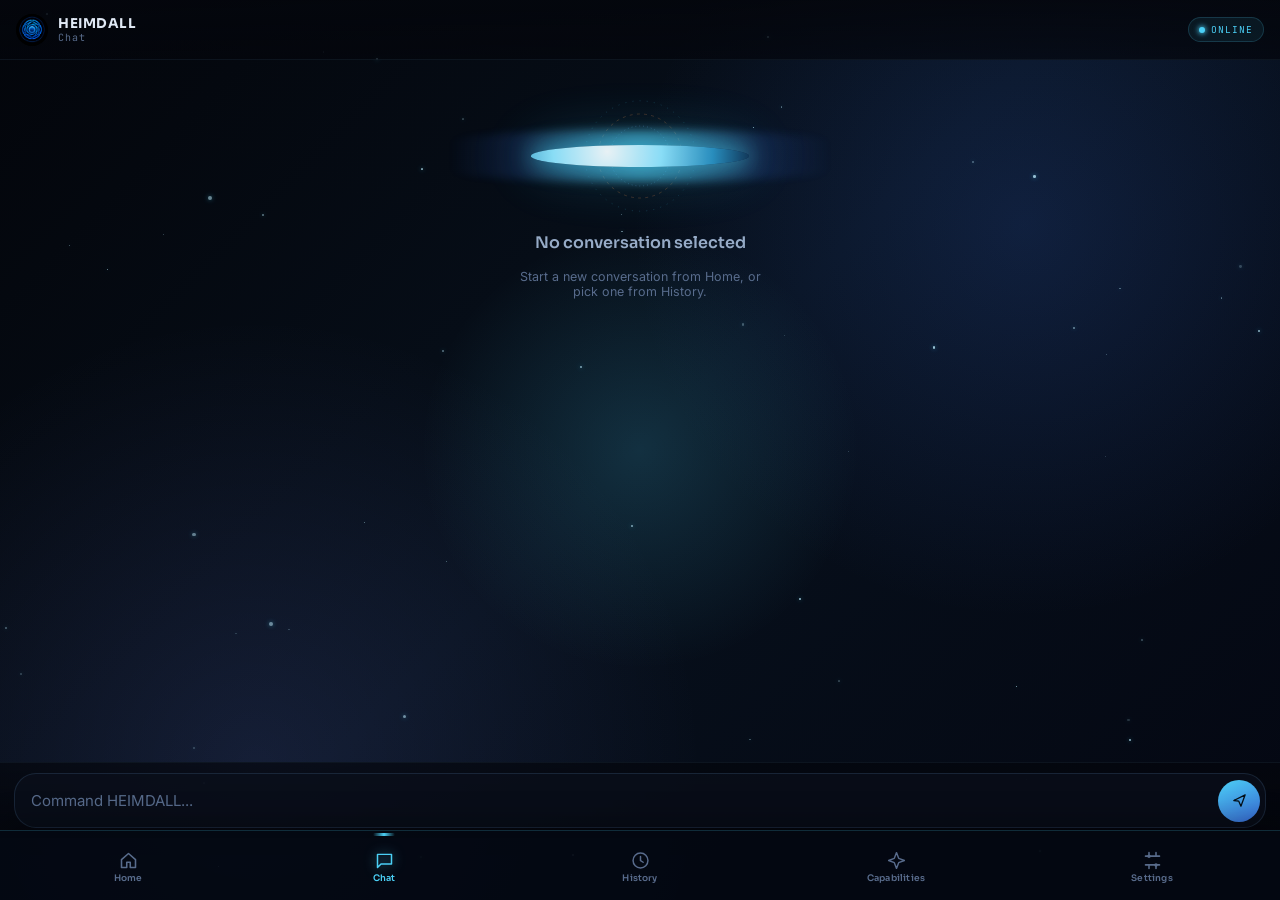
<file: Version-5/Frontend/mobile/chat.html>
<!DOCTYPE html>
<html lang="en">
<head>
<meta charset="UTF-8" />
<meta name="viewport" content="width=device-width, initial-scale=1.0, viewport-fit=cover" />
<title>Chat — HEIMDALL</title>
<link rel="icon" href="../logo.png" />
<link rel="stylesheet" href="mobile-style.css" />
<link rel="stylesheet" href="mobile-pages.css" />
<link rel="stylesheet" href="mobile-fixes.css" />
</head>
<body data-page="chat">

  <div class="mx-bg"></div>
  <div class="mx-bg-grain"></div>
  <div class="mx-stars"></div>

  <div class="mx-app">

    <header class="mx-header">
      <div class="mx-brand">
        <img src="../logo.png" alt="HEIMDALL" class="mx-logo" />
        <div class="mx-brand-text">
          <span class="mx-brand-title" id="chat-title">HEIMDALL</span>
          <span class="mx-brand-page">Chat</span>
        </div>
      </div>
      <div class="mx-header-status">
        <span class="mx-status-dot"></span>
        <span>ONLINE</span>
      </div>
    </header>

    <main class="mx-main">
      <div class="chat-frame">
        <div class="chat-scroll-mobile" id="chat-scroll">
          <div class="mx-chat-empty" id="chat-empty">
            <div class="core-stage" style="padding:0;">
              <svg class="core-svg" viewBox="0 0 200 200" style="width:120px;height:120px;">
                <circle class="core-ring ring-outer" cx="100" cy="100" r="92"></circle>
                <circle class="core-ring ring-mid" cx="100" cy="100" r="70"></circle>
                <circle class="core-ring ring-inner" cx="100" cy="100" r="50"></circle>
              </svg>
              <div class="core-glow" style="width:44%;height:44%;"></div>
              <div class="core-nucleus" style="width:18%;height:18%;"></div>
            </div>
            <h3>No conversation selected</h3>
            <p>Start a new conversation from Home, or pick one from History.</p>
          </div>
        </div>
      </div>
    </main>

    <div class="chat-input-bar-mobile">
      <form id="chat-form" class="chat-input-shell-mobile" autocomplete="off">
        <input id="chat-input" type="text" name="message" placeholder="Command HEIMDALL..." aria-label="Message HEIMDALL" />
        <button type="submit" class="mx-send-btn" aria-label="Send message">
          <svg viewBox="0 0 24 24" fill="none"><path d="M4 12L20 4L14 20L11 13L4 12Z" stroke="currentColor" stroke-width="1.8" stroke-linejoin="round" stroke-linecap="round"/></svg>
        </button>
      </form>
    </div>

    <nav class="mx-tabbar">
      <a class="mx-tab" data-tab="home" href="index.html">
        <svg viewBox="0 0 24 24" fill="none"><path d="M4 11L12 4L20 11V20H14V14H10V20H4V11Z" stroke="currentColor" stroke-width="1.8" stroke-linejoin="round"/></svg>
        <span class="mx-tab-label">Home</span>
      </a>
      <a class="mx-tab" data-tab="chat" href="chat.html">
        <svg viewBox="0 0 24 24" fill="none"><path d="M4 5h16v11H8l-4 4V5Z" stroke="currentColor" stroke-width="1.7" stroke-linejoin="round"/></svg>
        <span class="mx-tab-label">Chat</span>
      </a>
      <a class="mx-tab" data-tab="history" href="history.html">
        <svg viewBox="0 0 24 24" fill="none"><circle cx="12" cy="12" r="8.5" stroke="currentColor" stroke-width="1.7"/><path d="M12 7.5V12L15 14" stroke="currentColor" stroke-width="1.7" stroke-linecap="round"/></svg>
        <span class="mx-tab-label">History</span>
      </a>
      <a class="mx-tab" data-tab="capabilities" href="capabilities.html">
        <svg viewBox="0 0 24 24" fill="none"><path d="M12 3L14.5 9.5L21 12L14.5 14.5L12 21L9.5 14.5L3 12L9.5 9.5L12 3Z" stroke="currentColor" stroke-width="1.6" stroke-linejoin="round"/></svg>
        <span class="mx-tab-label">Capabilities</span>
      </a>
      <a class="mx-tab" data-tab="settings" href="settings.html">
        <svg viewBox="0 0 24 24" fill="none" aria-hidden="true"><path d="M4 7H20M4 17H20M8 7V3M8 21V17M16 7V3M16 21V17" stroke="currentColor" stroke-width="1.8" stroke-linecap="round"/><circle cx="8" cy="7" r="2" fill="currentColor"/><circle cx="16" cy="17" r="2" fill="currentColor"/></svg>
        <span class="mx-tab-label">Settings</span>
      </a>
    </nav>

  </div>

<script src="../main.js"></script>
<script src="mobile-main.js"></script>
<script src="mobile-chat.js"></script>
</body>
</html>
</file>
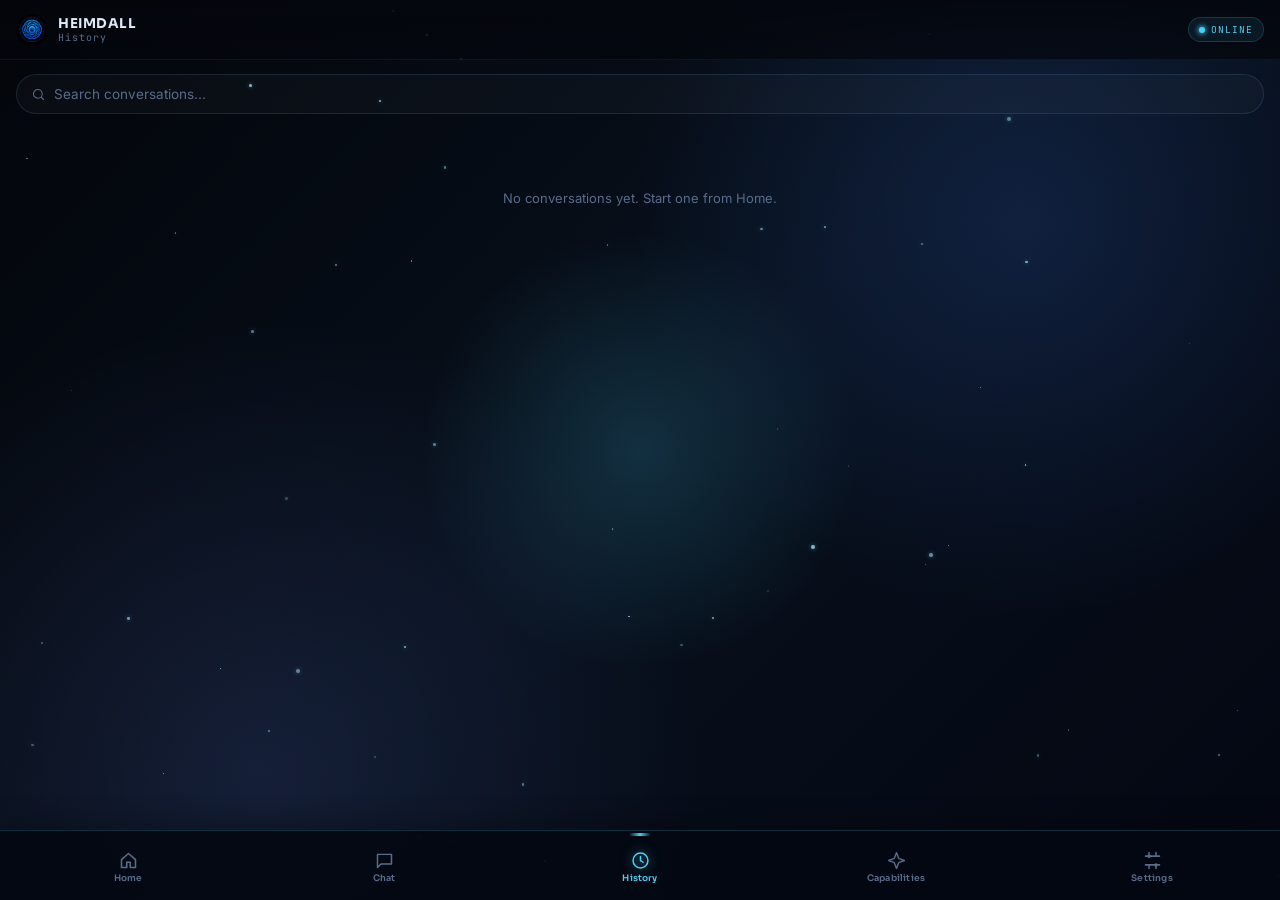
<file: Version-5/Frontend/mobile/history.html>
<!DOCTYPE html>
<html lang="en">
<head>
<meta charset="UTF-8" />
<meta name="viewport" content="width=device-width, initial-scale=1.0, viewport-fit=cover" />
<title>History — HEIMDALL</title>
<link rel="icon" href="../logo.png" />
<link rel="stylesheet" href="mobile-style.css" />
<link rel="stylesheet" href="mobile-pages.css" />
<link rel="stylesheet" href="mobile-fixes.css" />
</head>
<body data-page="history">

  <div class="mx-bg"></div>
  <div class="mx-bg-grain"></div>
  <div class="mx-stars"></div>

  <div class="mx-app">

    <header class="mx-header">
      <div class="mx-brand">
        <img src="../logo.png" alt="HEIMDALL" class="mx-logo" />
        <div class="mx-brand-text">
          <span class="mx-brand-title">HEIMDALL</span>
          <span class="mx-brand-page">History</span>
        </div>
      </div>
      <div class="mx-header-status">
        <span class="mx-status-dot"></span>
        <span>ONLINE</span>
      </div>
    </header>

    <main class="mx-main mx-history-main">
      <div class="mx-search-field">
        <svg viewBox="0 0 24 24" fill="none"><circle cx="11" cy="11" r="7" stroke="currentColor" stroke-width="1.8"/><path d="M20 20L16.5 16.5" stroke="currentColor" stroke-width="1.8" stroke-linecap="round"/></svg>
        <input id="history-search" type="text" placeholder="Search conversations..." />
      </div>

      <div class="mx-history-list" id="history-list"></div>
    </main>

    <nav class="mx-tabbar">
      <a class="mx-tab" data-tab="home" href="index.html">
        <svg viewBox="0 0 24 24" fill="none"><path d="M4 11L12 4L20 11V20H14V14H10V20H4V11Z" stroke="currentColor" stroke-width="1.8" stroke-linejoin="round"/></svg>
        <span class="mx-tab-label">Home</span>
      </a>
      <a class="mx-tab" data-tab="chat" href="chat.html">
        <svg viewBox="0 0 24 24" fill="none"><path d="M4 5h16v11H8l-4 4V5Z" stroke="currentColor" stroke-width="1.7" stroke-linejoin="round"/></svg>
        <span class="mx-tab-label">Chat</span>
      </a>
      <a class="mx-tab" data-tab="history" href="history.html">
        <svg viewBox="0 0 24 24" fill="none"><circle cx="12" cy="12" r="8.5" stroke="currentColor" stroke-width="1.7"/><path d="M12 7.5V12L15 14" stroke="currentColor" stroke-width="1.7" stroke-linecap="round"/></svg>
        <span class="mx-tab-label">History</span>
      </a>
      <a class="mx-tab" data-tab="capabilities" href="capabilities.html">
        <svg viewBox="0 0 24 24" fill="none"><path d="M12 3L14.5 9.5L21 12L14.5 14.5L12 21L9.5 14.5L3 12L9.5 9.5L12 3Z" stroke="currentColor" stroke-width="1.6" stroke-linejoin="round"/></svg>
        <span class="mx-tab-label">Capabilities</span>
      </a>
      <a class="mx-tab" data-tab="settings" href="settings.html">
        <svg viewBox="0 0 24 24" fill="none" aria-hidden="true"><path d="M4 7H20M4 17H20M8 7V3M8 21V17M16 7V3M16 21V17" stroke="currentColor" stroke-width="1.8" stroke-linecap="round"/><circle cx="8" cy="7" r="2" fill="currentColor"/><circle cx="16" cy="17" r="2" fill="currentColor"/></svg>
        <span class="mx-tab-label">Settings</span>
      </a>
    </nav>

  </div>

<script src="../main.js"></script>
<script src="mobile-main.js"></script>
<script src="mobile-history.js"></script>
</body>
</html>
</file>
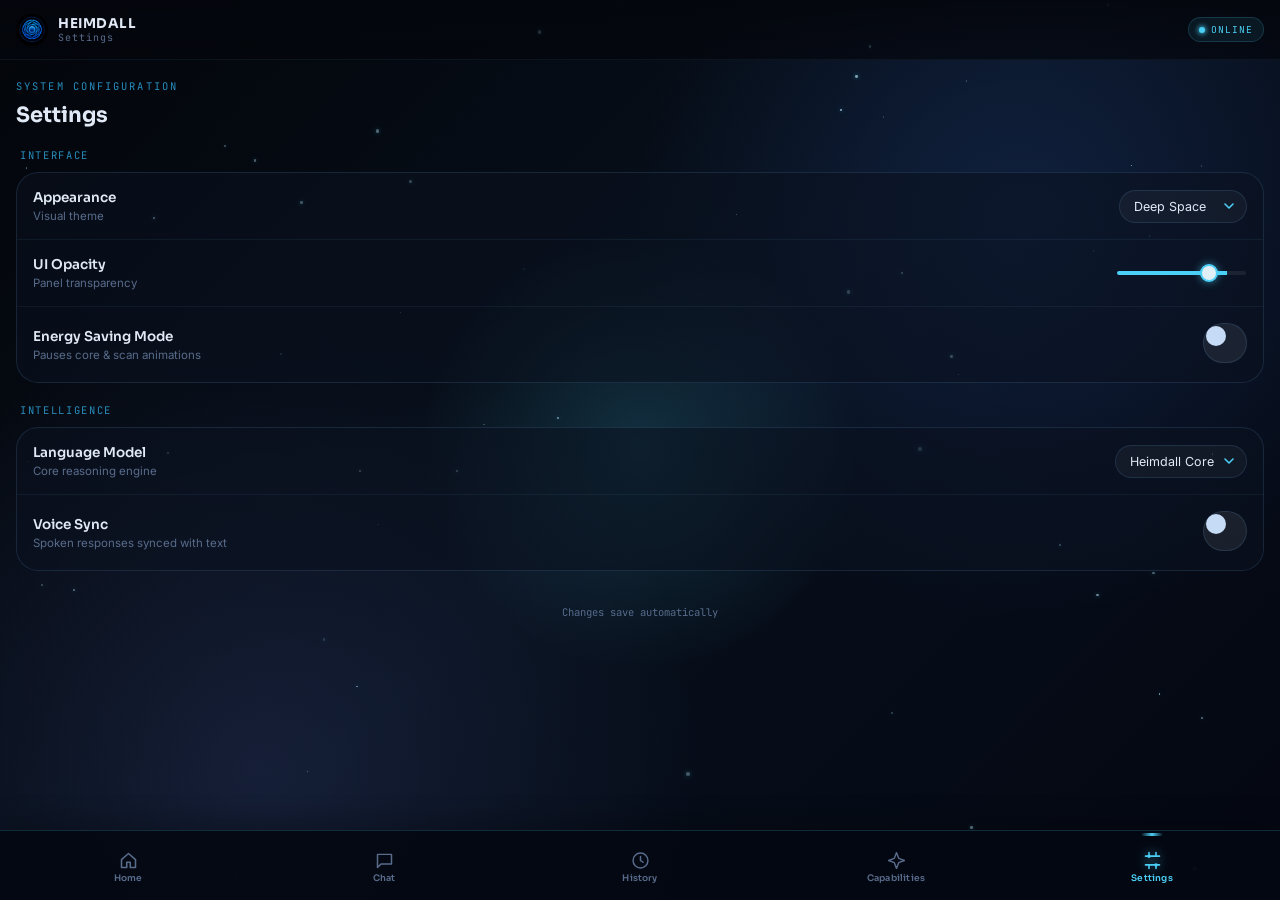
<file: Version-5/Frontend/mobile/settings.html>
<!DOCTYPE html>
<html lang="en">
<head>
<meta charset="UTF-8" />
<meta name="viewport" content="width=device-width, initial-scale=1.0, viewport-fit=cover" />
<title>Settings — HEIMDALL</title>
<link rel="icon" href="../logo.png" />
<link rel="stylesheet" href="mobile-style.css" />
<link rel="stylesheet" href="mobile-pages.css" />
<link rel="stylesheet" href="mobile-fixes.css" />
</head>
<body data-page="settings">

  <div class="mx-bg"></div>
  <div class="mx-bg-grain"></div>
  <div class="mx-stars"></div>

  <div class="mx-app">

    <header class="mx-header">
      <div class="mx-brand">
        <img src="../logo.png" alt="HEIMDALL" class="mx-logo" />
        <div class="mx-brand-text">
          <span class="mx-brand-title">HEIMDALL</span>
          <span class="mx-brand-page">Settings</span>
        </div>
      </div>
      <div class="mx-header-status">
        <span class="mx-status-dot"></span>
        <span>ONLINE</span>
      </div>
    </header>

    <main class="mx-main mx-settings-main">
      <div class="mx-settings-head">
        <span class="mx-eyebrow">System Configuration</span>
        <h1>Settings</h1>
      </div>

      <div class="mx-settings-group">
        <div class="mx-settings-group-title">Interface</div>
        <div class="mx-settings-panel mx-panel">

          <div class="mx-setting-row">
            <div class="mx-setting-label">
              <strong>Appearance</strong>
              <span>Visual theme</span>
            </div>
            <div class="mx-setting-control">
              <select id="setting-appearance" class="mx-select">
                <option value="deep-space">Deep Space</option>
                <option value="midnight">Midnight Blue</option>
                <option value="high-contrast">High Contrast</option>
              </select>
            </div>
          </div>

          <div class="mx-setting-row">
            <div class="mx-setting-label">
              <strong>UI Opacity</strong>
              <span>Panel transparency</span>
            </div>
            <div class="mx-setting-control mx-slider-wrap">
              <input type="range" id="setting-opacity" min="40" max="100" value="85" />
              <span class="mx-slider-value" id="opacity-value">85%</span>
            </div>
          </div>

          <div class="mx-setting-row">
            <div class="mx-setting-label">
              <strong>Energy Saving Mode</strong>
              <span>Pauses core &amp; scan animations</span>
            </div>
            <div class="mx-setting-control">
              <button type="button" class="mx-toggle" id="setting-energy" role="switch" aria-checked="false" aria-label="Energy Saving Mode"></button>
            </div>
          </div>

        </div>
      </div>

      <div class="mx-settings-group">
        <div class="mx-settings-group-title">Intelligence</div>
        <div class="mx-settings-panel mx-panel">

          <div class="mx-setting-row">
            <div class="mx-setting-label">
              <strong>Language Model</strong>
              <span>Core reasoning engine</span>
            </div>
            <div class="mx-setting-control">
              <select id="setting-model" class="mx-select">
                <option value="heimdall-core">Heimdall Core</option>
                <option value="heimdall-swift">Heimdall Swift</option>
                <option value="heimdall-deep">Heimdall Deep</option>
              </select>
            </div>
          </div>

          <div class="mx-setting-row">
            <div class="mx-setting-label">
              <strong>Voice Sync</strong>
              <span>Spoken responses synced with text</span>
            </div>
            <div class="mx-setting-control">
              <button type="button" class="mx-toggle" id="setting-voice" role="switch" aria-checked="false" aria-label="Voice Synchronization"></button>
            </div>
          </div>

        </div>
      </div>

      <p class="mx-save-hint" id="save-hint">Changes save automatically</p>
    </main>

    <nav class="mx-tabbar">
      <a class="mx-tab" data-tab="home" href="index.html">
        <svg viewBox="0 0 24 24" fill="none"><path d="M4 11L12 4L20 11V20H14V14H10V20H4V11Z" stroke="currentColor" stroke-width="1.8" stroke-linejoin="round"/></svg>
        <span class="mx-tab-label">Home</span>
      </a>
      <a class="mx-tab" data-tab="chat" href="chat.html">
        <svg viewBox="0 0 24 24" fill="none"><path d="M4 5h16v11H8l-4 4V5Z" stroke="currentColor" stroke-width="1.7" stroke-linejoin="round"/></svg>
        <span class="mx-tab-label">Chat</span>
      </a>
      <a class="mx-tab" data-tab="history" href="history.html">
        <svg viewBox="0 0 24 24" fill="none"><circle cx="12" cy="12" r="8.5" stroke="currentColor" stroke-width="1.7"/><path d="M12 7.5V12L15 14" stroke="currentColor" stroke-width="1.7" stroke-linecap="round"/></svg>
        <span class="mx-tab-label">History</span>
      </a>
      <a class="mx-tab" data-tab="capabilities" href="capabilities.html">
        <svg viewBox="0 0 24 24" fill="none"><path d="M12 3L14.5 9.5L21 12L14.5 14.5L12 21L9.5 14.5L3 12L9.5 9.5L12 3Z" stroke="currentColor" stroke-width="1.6" stroke-linejoin="round"/></svg>
        <span class="mx-tab-label">Capabilities</span>
      </a>
      <a class="mx-tab" data-tab="settings" href="settings.html">
        <svg viewBox="0 0 24 24" fill="none" aria-hidden="true"><path d="M4 7H20M4 17H20M8 7V3M8 21V17M16 7V3M16 21V17" stroke="currentColor" stroke-width="1.8" stroke-linecap="round"/><circle cx="8" cy="7" r="2" fill="currentColor"/><circle cx="16" cy="17" r="2" fill="currentColor"/></svg>
        <span class="mx-tab-label">Settings</span>
      </a>
    </nav>

  </div>

<script src="../main.js"></script>
<script src="mobile-main.js"></script>
<script src="mobile-settings.js"></script>
</body>
</html>
</file>
<file: Version-5/Frontend/style.css>
/* ==========================================================================
   HEIMDALL — Design System
   ========================================================================== */

@import url('https://fonts.googleapis.com/css2?family=Sora:wght@400;500;600;700;800&family=Inter:wght@400;500;600&family=JetBrains+Mono:wght@400;500&display=swap');

:root{
  --bg-void:        #05070d;
  --bg-deep:         #070b14;
  --bg-panel:        rgba(13, 19, 32, 0.62);
  --bg-panel-solid:  #0c111c;
  --border-soft:     rgba(120, 190, 255, 0.14);
  --border-strong:   rgba(120, 190, 255, 0.30);

  --cyan:            #4fd8ff;
  --cyan-dim:        #2a93c4;
  --blue:            #3b6fe0;
  --blue-deep:       #16305e;
  --orange:          #ff9a4d;
  --orange-dim:      #c96a2a;

  --text-primary:    #eaf3ff;
  --text-secondary:  #9db2cf;
  --text-tertiary:   #5c7091;

  --radius-sm:  10px;
  --radius-md:  16px;
  --radius-lg:  22px;
  --radius-pill: 999px;

  --font-display: 'Sora', 'Segoe UI', system-ui, sans-serif;
  --font-body:    'Inter', 'Segoe UI', system-ui, sans-serif;
  --font-mono:    'JetBrains Mono', 'SFMono-Regular', Consolas, monospace;

  --ease-out: cubic-bezier(.16,.84,.44,1);
  --nav-h: 76px;
}

*{
  box-sizing: border-box;
  margin: 0;
  padding: 0;
}

html{
  height: 100%;
  scroll-behavior: smooth;
}

body{
  background: var(--bg-void);
  color: var(--text-primary);
  font-family: var(--font-body);
  width: 100%;
  height: 100vh;
  min-height: 100vh;
  overflow: hidden;
  position: relative;
}

::selection{
  background: rgba(79,216,255,0.25);
  color: #fff;
}

::-webkit-scrollbar{
  width: 10px;
  height: 10px;
}

::-webkit-scrollbar-track{
  background: transparent;
}

::-webkit-scrollbar-thumb{
  background: rgba(120,190,255,0.18);
  border-radius: 10px;
}

::-webkit-scrollbar-thumb:hover{
  background: rgba(120,190,255,0.32);
}

a{
  color: inherit;
  text-decoration: none;
}

button{
  font-family: inherit;
  cursor: pointer;
}

:focus-visible{
  outline: 2px solid var(--cyan);
  outline-offset: 3px;
  border-radius: 4px;
}

/* ==========================================================================
   Animated background
   ========================================================================== */

#heimdall-bg{
  position: fixed;
  inset: 0;
  width: 100%;
  height: 100%;
  z-index: 0;
  pointer-events: none;
}

.bg-canvas{
  position: absolute;
  inset: 0;
  width: 100%;
  height: 100%;
  display: block;
}

.bg-ambient{
  position: absolute;
  inset: 0;
  background:
    radial-gradient(
      ellipse 900px 620px at 50% 42%,
      rgba(59,111,224,0.16),
      transparent 65%
    ),
    radial-gradient(
      ellipse 700px 500px at 78% 78%,
      rgba(255,154,77,0.05),
      transparent 60%
    ),
    radial-gradient(
      ellipse 700px 500px at 18% 82%,
      rgba(79,216,255,0.05),
      transparent 60%
    ),
    linear-gradient(
      180deg,
      var(--bg-deep) 0%,
      var(--bg-void) 55%,
      #04060b 100%
    );
}

.bg-vignette{
  position: absolute;
  inset: 0;
  box-shadow: inset 0 0 220px 60px rgba(0,0,0,0.65);
}

/* ==========================================================================
   Layout shell
   ========================================================================== */

.app-shell{
  position: relative;
  z-index: 1;

  width: 100%;
  height: 100vh;
  min-height: 100vh;

  display: flex;
  flex-direction: column;

  overflow: hidden;
}

.page-body{
  flex: 1;

  min-height: 0;

  display: flex;
  flex-direction: column;

  overflow: hidden;
}

/* ==========================================================================
   Navigation
   ========================================================================== */

.hx-nav{
  position: sticky;
  top: 0;
  z-index: 50;

  height: var(--nav-h);
  flex-shrink: 0;

  display: flex;
  align-items: center;
  justify-content: space-between;

  padding: 0 40px;

  background:
    linear-gradient(
      180deg,
      rgba(6,9,17,0.88),
      rgba(6,9,17,0.62)
    );

  backdrop-filter: blur(14px);
  -webkit-backdrop-filter: blur(14px);

  border-bottom: 1px solid rgba(120,190,255,0.08);
}

.hx-logo-link{
  display: flex;
  align-items: center;
  flex-shrink: 0;
}

.hx-logo{
  width: 46px;
  height: 46px;

  border-radius: 50%;
  object-fit: cover;
  display: block;

  animation: logoPulse 3.6s ease-in-out infinite;
}

@keyframes logoPulse{
  0%,
  100%{
    filter:
      drop-shadow(0 0 6px rgba(79,216,255,0.55))
      drop-shadow(0 0 14px rgba(79,216,255,0.28));
  }

  50%{
    filter:
      drop-shadow(0 0 12px rgba(79,216,255,0.85))
      drop-shadow(0 0 28px rgba(79,216,255,0.45));
  }
}

.hx-navlinks{
  display: flex;
  align-items: center;
  gap: 6px;
  list-style: none;
}

.hx-navlinks a{
  position: relative;

  display: inline-block;

  padding: 9px 18px;

  font-family: var(--font-display);
  font-size: 14.5px;
  font-weight: 500;
  letter-spacing: 0.02em;

  color: var(--text-secondary);

  border-radius: var(--radius-pill);

  transition:
    color .25s var(--ease-out),
    background .25s var(--ease-out);
}

.hx-navlinks a:hover{
  color: var(--text-primary);
  background: rgba(120,190,255,0.06);
}

.hx-navlinks a.active{
  color: #eaf8ff;

  background: rgba(79,216,255,0.10);

  box-shadow:
    inset 0 0 0 1px rgba(79,216,255,0.28),
    0 0 18px rgba(79,216,255,0.10);
}

.hx-navlinks a.active::after{
  content: '';

  position: absolute;

  left: 18px;
  right: 18px;
  bottom: 4px;

  height: 2px;

  border-radius: 2px;

  background:
    linear-gradient(
      90deg,
      transparent,
      var(--cyan),
      transparent
    );
}

.hx-nav-right{
  display: flex;
  align-items: center;
  gap: 14px;
  flex-shrink: 0;
}

.hx-nav-tag{
  font-family: var(--font-mono);
  font-size: 11px;
  letter-spacing: 0.14em;

  color: var(--text-tertiary);

  border: 1px solid var(--border-soft);

  padding: 6px 12px;

  border-radius: var(--radius-pill);
}

/* ==========================================================================
   System status indicator
   ========================================================================== */

.hx-status{
  position: fixed;

  left: 26px;
  bottom: 24px;

  z-index: 60;

  display: inline-flex;
  align-items: center;
  gap: 9px;

  padding: 9px 16px 9px 13px;

  border-radius: var(--radius-pill);

  background: rgba(9,14,24,0.72);

  backdrop-filter: blur(10px);
  -webkit-backdrop-filter: blur(10px);

  border: 1px solid rgba(79,216,255,0.20);

  box-shadow: 0 4px 24px rgba(0,0,0,0.35);
}

.hx-status-dot{
  width: 8px;
  height: 8px;

  border-radius: 50%;

  background: var(--cyan);

  box-shadow:
    0 0 6px 1px rgba(79,216,255,0.8);

  animation: statusPulse 2.1s ease-in-out infinite;
}

@keyframes statusPulse{
  0%,
  100%{
    opacity: 1;
    box-shadow: 0 0 4px 1px rgba(79,216,255,0.55);
  }

  50%{
    opacity: 0.35;
    box-shadow: 0 0 10px 3px rgba(79,216,255,0.95);
  }
}

.hx-status-text{
  font-family: var(--font-mono);
  font-size: 11.5px;
  letter-spacing: 0.16em;

  color: var(--cyan);

  text-shadow:
    0 0 10px rgba(79,216,255,0.45);
}

/* ==========================================================================
   Buttons / inputs
   ========================================================================== */

.hx-btn{
  display: inline-flex;
  align-items: center;
  justify-content: center;
  gap: 8px;

  font-family: var(--font-display);
  font-weight: 600;
  font-size: 14px;
  letter-spacing: 0.01em;

  border-radius: var(--radius-md);

  border: 1px solid var(--border-strong);

  background:
    linear-gradient(
      180deg,
      rgba(79,216,255,0.16),
      rgba(59,111,224,0.10)
    );

  color: #eaf8ff;

  padding: 12px 20px;

  transition:
    transform .18s var(--ease-out),
    box-shadow .25s var(--ease-out),
    background .25s var(--ease-out);
}

.hx-btn:hover{
  box-shadow:
    0 0 0 1px rgba(79,216,255,0.35),
    0 6px 24px rgba(79,216,255,0.16);

  transform: translateY(-1px);
}

.hx-btn:active{
  transform: translateY(0);
}

.hx-btn-icon{
  width: 46px;
  height: 46px;

  border-radius: 50%;

  padding: 0;

  flex-shrink: 0;
}

.hx-panel{
  background: var(--bg-panel);

  border: 1px solid var(--border-soft);

  border-radius: var(--radius-lg);

  backdrop-filter: blur(10px);
  -webkit-backdrop-filter: blur(10px);
}

/* ==========================================================================
   Utility
   ========================================================================== */

.eyebrow{
  font-family: var(--font-mono);

  font-size: 12px;
  letter-spacing: 0.24em;

  text-transform: uppercase;

  color: var(--cyan-dim);
}

.reduced-motion *{
  animation-duration: 0.001s !important;
  animation-iteration-count: 1 !important;
  transition-duration: 0.001s !important;
}

@media (prefers-reduced-motion: reduce){
  *{
    animation-duration: 0.001s !important;
    transition-duration: 0.001s !important;
  }
}
</file>
<file: Version-5/Frontend/pages.css>
/* ==========================================================================
   HOME
   ========================================================================== */

.home-main{
  flex: 1;
  display: flex;
  flex-direction: column;
  align-items: center;
  padding: 64px 32px 80px;
}

.home-hero{
  width: 100%;
  max-width: 780px;
  text-align: center;
  margin-bottom: 40px;
}

.home-hero .eyebrow{
  display: inline-block;
  margin-bottom: 18px;
}

.home-hero h1{
  font-family: var(--font-display);
  font-weight: 700;
  font-size: clamp(34px, 4.4vw, 54px);
  line-height: 1.08;
  letter-spacing: -0.01em;
  background: linear-gradient(180deg, #ffffff 10%, #b9d8f5 100%);
  -webkit-background-clip: text;
  background-clip: text;
  color: transparent;
}

.home-hero p{
  margin-top: 18px;
  font-size: 16.5px;
  color: var(--text-secondary);
  line-height: 1.6;
  max-width: 560px;
  margin-left: auto;
  margin-right: auto;
}

.home-input-wrap{
  width: 100%;
  max-width: 720px;
  margin-bottom: 64px;
}

.home-input-shell{
  display: flex;
  align-items: center;
  gap: 12px;
  padding: 10px 10px 10px 22px;
  border-radius: var(--radius-lg);
  background: rgba(11,16,27,0.72);
  border: 1px solid var(--border-soft);
  box-shadow:
    0 0 0 1px rgba(79,216,255,0.04),
    0 10px 40px rgba(0,0,0,0.35);
  transition:
    box-shadow .3s var(--ease-out),
    border-color .3s var(--ease-out);
}

.home-input-shell:focus-within{
  border-color: rgba(79,216,255,0.45);
  box-shadow:
    0 0 0 1px rgba(79,216,255,0.25),
    0 0 32px rgba(79,216,255,0.14);
}

.home-input-shell input{
  flex: 1;
  min-width: 0;
  background: none;
  border: none;
  outline: none;
  color: var(--text-primary);
  font-size: 15.5px;
  font-family: var(--font-body);
  padding: 12px 0;
}

.home-input-shell input::placeholder{
  color: var(--text-tertiary);
}

.send-btn{
  display: flex;
  align-items: center;
  justify-content: center;
  width: 44px;
  height: 44px;
  border-radius: 50%;
  border: none;
  background: linear-gradient(155deg, var(--cyan), var(--blue));
  color: #051019;
  flex-shrink: 0;
  transition:
    transform .2s var(--ease-out),
    box-shadow .2s var(--ease-out);
}

.send-btn:hover{
  box-shadow: 0 0 22px rgba(79,216,255,0.5);
  transform: translateY(-1px) scale(1.03);
}

.send-btn svg{
  width: 18px;
  height: 18px;
}

.home-hint{
  text-align: center;
  margin-top: 12px;
  font-size: 12.5px;
  color: var(--text-tertiary);
  font-family: var(--font-mono);
  letter-spacing: 0.03em;
}

.cap-grid{
  width: 100%;
  max-width: 920px;
  display: grid;
  grid-template-columns: repeat(3, 1fr);
  gap: 16px;
}

.cap-card{
  display: flex;
  align-items: center;
  gap: 14px;
  padding: 20px 18px;
  border-radius: var(--radius-md);
  background: var(--bg-panel);
  border: 1px solid var(--border-soft);
  transition:
    transform .25s var(--ease-out),
    border-color .25s var(--ease-out),
    background .25s var(--ease-out);
}

.cap-card:hover{
  transform: translateY(-3px);
  border-color: var(--card-color, var(--border-strong));
  background: rgba(15,22,38,0.85);
  box-shadow:
    0 10px 30px -8px rgba(0,0,0,0.5),
    0 0 0 1px color-mix(
      in srgb,
      var(--card-color, #4fd8ff) 22%,
      transparent
    );
}

.cap-icon{
  width: 42px;
  height: 42px;
  border-radius: 12px;
  display: flex;
  align-items: center;
  justify-content: center;
  background: color-mix(in srgb, var(--card-color) 16%, transparent);
  color: var(--card-color);
  flex-shrink: 0;
}

.cap-icon svg{
  width: 21px;
  height: 21px;
}

.cap-card span{
  font-family: var(--font-display);
  font-weight: 600;
  font-size: 14.5px;
  color: var(--text-primary);
}

@media (max-width: 860px){
  .cap-grid{
    grid-template-columns: repeat(2, 1fr);
  }
}

@media (max-width: 560px){
  .cap-grid{
    grid-template-columns: 1fr;
  }
}


/* ==========================================================================
   CHAT
   ========================================================================== */

/*
   IMPORTANT CHAT STRUCTURE:

   chat-layout
   ├── chat-sidebar
   │   ├── New Conversation       LOCKED
   │   ├── Search                 LOCKED
   │   ├── Recent History         LOCKED
   │   └── conv-list              ONLY THIS SCROLLS
   │
   └── chat-main
       ├── chat-scroll            ONLY THIS SCROLLS
       └── chat-input-bar         LOCKED AT BOTTOM
*/

.chat-layout{
  flex: 1;
  min-height: 0;
  height: calc(100vh - var(--nav-h));

  display: grid;
  grid-template-columns: 300px minmax(0, 1fr);

  overflow: hidden;
}


/* ==========================================================================
   CHAT SIDEBAR
   ========================================================================== */

.chat-sidebar{
  height: 100%;
  min-height: 0;

  display: flex;
  flex-direction: column;
  gap: 16px;

  padding: 24px 18px;

  overflow: hidden;

  border-right: 1px solid rgba(120,190,255,0.08);
  background: rgba(6,9,16,0.35);
}


/* ==========================================================================
   LOCKED SIDEBAR ELEMENTS
   ========================================================================== */

.new-chat-btn{
  width: 100%;
  justify-content: center;

  flex: 0 0 auto;
  flex-shrink: 0;
}

.search-field{
  display: flex;
  align-items: center;
  gap: 9px;

  padding: 10px 14px;

  border-radius: var(--radius-pill);
  background: rgba(255,255,255,0.03);
  border: 1px solid var(--border-soft);

  flex: 0 0 auto;
  flex-shrink: 0;
}

.chat-sidebar-title{
  font-family: var(--font-display);
  font-size: 12px;
  letter-spacing: 0.16em;
  text-transform: uppercase;
  color: var(--text-tertiary);

  padding: 0 4px;

  flex: 0 0 auto;
  flex-shrink: 0;
}


/* ==========================================================================
   SEARCH
   ========================================================================== */

.search-field svg{
  width: 15px;
  height: 15px;
  color: var(--text-tertiary);
  flex-shrink: 0;
}

.search-field input{
  flex: 1;
  min-width: 0;

  background: none;
  border: none;
  outline: none;

  color: var(--text-primary);
  font-size: 13.5px;
}

.search-field input::placeholder{
  color: var(--text-tertiary);
}


/* ==========================================================================
   CONVERSATION LIST
   ONLY THIS AREA SCROLLS
   ========================================================================== */

.conv-list{
  flex: 1 1 auto;
  min-height: 0;

  display: flex;
  flex-direction: column;
  gap: 4px;

  overflow-y: auto;
  overflow-x: hidden;

  overscroll-behavior: contain;

  padding-bottom: 12px;
}

.conv-item{
  display: flex;
  flex-direction: column;
  gap: 3px;

  padding: 12px 14px;

  border-radius: var(--radius-sm);
  border: 1px solid transparent;

  cursor: pointer;

  transition:
    background .2s var(--ease-out),
    border-color .2s var(--ease-out);
}

.conv-item:hover{
  background: rgba(120,190,255,0.06);
}

.conv-item.active{
  background: rgba(79,216,255,0.08);
  border-color: rgba(79,216,255,0.22);
}

.conv-item-title{
  font-size: 13.5px;
  font-weight: 500;
  color: var(--text-primary);

  white-space: nowrap;
  overflow: hidden;
  text-overflow: ellipsis;
}

.conv-item-meta{
  font-size: 11px;
  font-family: var(--font-mono);
  color: var(--text-tertiary);
}


/* ==========================================================================
   MAIN CHAT AREA
   ========================================================================== */

.chat-main{
  width: 100%;
  height: 100%;
  min-width: 0;
  min-height: 0;

  display: flex;
  flex-direction: column;

  overflow: hidden;
}


/* ==========================================================================
   MESSAGE AREA
   ONLY THIS AREA SCROLLS
   ========================================================================== */

.chat-scroll{
  flex: 1 1 auto;

  min-width: 0;
  min-height: 0;

  overflow-y: auto;
  overflow-x: hidden;

  padding: 36px 48px 24px;

  display: flex;
  flex-direction: column;
  gap: 22px;

  scroll-behavior: smooth;
  overscroll-behavior: contain;
}


/* ==========================================================================
   MESSAGES
   ========================================================================== */

.msg-row{
  display: flex;
  flex-direction: column;

  max-width: 720px;

  gap: 6px;
}

.msg-row.user{
  align-self: flex-end;
  align-items: flex-end;
}

.msg-row.assistant{
  align-self: flex-start;
  align-items: flex-start;
}

.msg-label{
  font-family: var(--font-mono);
  font-size: 10.5px;
  letter-spacing: 0.14em;
  text-transform: uppercase;
  color: var(--text-tertiary);

  padding: 0 4px;
}

.msg-bubble{
  padding: 14px 18px;

  border-radius: var(--radius-md);

  font-size: 14.5px;
  line-height: 1.65;

  color: var(--text-primary);

  word-break: break-word;
}

.msg-row.user .msg-bubble{
  background:
    linear-gradient(
      155deg,
      rgba(59,111,224,0.28),
      rgba(79,216,255,0.14)
    );

  border: 1px solid rgba(79,216,255,0.24);

  border-bottom-right-radius: 6px;
}

.msg-row.assistant .msg-bubble{
  background: var(--bg-panel);

  border: 1px solid var(--border-soft);

  border-bottom-left-radius: 6px;
}

.msg-bubble pre{
  margin-top: 10px;

  background: #060a13;

  border: 1px solid rgba(120,190,255,0.14);

  border-radius: var(--radius-sm);

  padding: 14px 16px;

  overflow-x: auto;

  font-family: var(--font-mono);
  font-size: 12.5px;

  color: #b7d8ff;
}

.msg-bubble code{
  font-family: var(--font-mono);
  font-size: 12.8px;

  background: rgba(120,190,255,0.10);

  padding: 2px 6px;

  border-radius: 4px;
}


/* ==========================================================================
   PROCESSING INDICATOR
   ========================================================================== */

.processing-row{
  display: flex;
  align-items: center;
  gap: 10px;

  padding: 4px 4px;

  align-self: flex-start;
}

.processing-dot{
  width: 9px;
  height: 9px;

  border-radius: 50%;

  background: var(--orange);

  box-shadow:
    0 0 6px 1px rgba(255,154,77,0.8);

  animation: statusPulse 1.15s ease-in-out infinite;
}

.processing-text{
  font-family: var(--font-mono);
  font-size: 11.5px;
  letter-spacing: 0.14em;

  color: var(--orange);

  text-shadow:
    0 0 10px rgba(255,154,77,0.35);
}


/* ==========================================================================
   LOCKED CHAT INPUT
   THIS NEVER MOVES WITH THE MESSAGES
   ========================================================================== */

.chat-input-bar{
  flex: 0 0 auto;
  flex-shrink: 0;

  width: 100%;

  padding: 18px 48px 26px;

  position: relative;
  z-index: 10;

  background:
    linear-gradient(
      180deg,
      rgba(5,7,13,0) 0%,
      rgba(5,7,13,0.72) 20%,
      rgba(5,7,13,0.96) 100%
    );
}

.chat-input-shell{
  width: 100%;
  max-width: 900px;

  margin: 0 auto;

  display: flex;
  align-items: center;
  gap: 12px;

  padding: 8px 8px 8px 22px;

  border-radius: var(--radius-lg);

  background: rgba(11,16,27,0.75);

  border: 1px solid var(--border-soft);

  box-shadow:
    0 10px 40px rgba(0,0,0,0.35);

  flex-shrink: 0;

  transition:
    box-shadow .3s var(--ease-out),
    border-color .3s var(--ease-out);
}

.chat-input-shell:focus-within{
  border-color: rgba(79,216,255,0.45);

  box-shadow:
    0 0 0 1px rgba(79,216,255,0.25),
    0 0 32px rgba(79,216,255,0.14);
}

.chat-input-shell input{
  flex: 1;
  min-width: 0;

  background: none;
  border: none;
  outline: none;

  color: var(--text-primary);

  font-size: 15px;
  font-family: var(--font-body);

  padding: 13px 0;
}

.chat-input-shell input::placeholder{
  color: var(--text-tertiary);
}


/* ==========================================================================
   EMPTY CHAT
   ========================================================================== */

.chat-empty{
  flex: 1;

  min-height: 100%;

  display: flex;
  flex-direction: column;
  align-items: center;
  justify-content: center;

  text-align: center;

  gap: 10px;

  color: var(--text-tertiary);
}

.chat-empty h3{
  font-family: var(--font-display);

  color: var(--text-secondary);

  font-size: 20px;
  font-weight: 600;
}


/* ==========================================================================
   CHAT RESPONSIVE
   ========================================================================== */

@media (max-width: 900px){

  .chat-layout{
    grid-template-columns: 1fr;
  }

  .chat-sidebar{
    display: none;
  }

  .chat-scroll{
    padding: 28px 24px 20px;
  }

  .chat-input-bar{
    padding: 14px 24px 20px;
  }
}

@media (max-width: 560px){

  .chat-scroll{
    padding: 22px 16px 16px;
    gap: 16px;
  }

  .chat-input-bar{
    padding: 12px 16px 16px;
  }

  .chat-input-shell{
    padding-left: 16px;
  }

  .msg-row{
    max-width: 90%;
  }
}


/* ==========================================================================
   HISTORY
   ========================================================================== */

.history-main{
  flex: 1;
  padding: 48px 60px 80px;
  max-width: 980px;
  margin: 0 auto;
  width: 100%;
  overflow-y: auto;
}

.history-head{
  display: flex;
  align-items: flex-end;
  justify-content: space-between;
  margin-bottom: 28px;
  gap: 20px;
  flex-wrap: wrap;
}

.history-head h1{
  font-family: var(--font-display);
  font-size: 30px;
  font-weight: 700;
  margin-top: 8px;
}

.history-search{
  min-width: 280px;
}

.history-list{
  display: flex;
  flex-direction: column;
  gap: 10px;
}

.history-row{
  display: flex;
  align-items: center;
  justify-content: space-between;
  gap: 20px;
  padding: 18px 22px;
  border-radius: var(--radius-md);
  background: var(--bg-panel);
  border: 1px solid var(--border-soft);
  cursor: pointer;
  transition:
    transform .2s var(--ease-out),
    border-color .2s var(--ease-out);
}

.history-row:hover{
  transform: translateX(4px);
  border-color: rgba(79,216,255,0.28);
}

.history-row-left{
  display: flex;
  align-items: center;
  gap: 16px;
  min-width: 0;
}

.history-icon{
  width: 38px;
  height: 38px;
  border-radius: 10px;
  background: rgba(79,216,255,0.10);
  color: var(--cyan);
  display: flex;
  align-items: center;
  justify-content: center;
  flex-shrink: 0;
}

.history-icon svg{
  width: 18px;
  height: 18px;
}

.history-row-title{
  font-family: var(--font-display);
  font-weight: 600;
  font-size: 14.5px;
  white-space: nowrap;
  overflow: hidden;
  text-overflow: ellipsis;
}

.history-row-snippet{
  font-size: 12.5px;
  color: var(--text-tertiary);
  white-space: nowrap;
  overflow: hidden;
  text-overflow: ellipsis;
  max-width: 460px;
}

.history-row-meta{
  font-family: var(--font-mono);
  font-size: 11.5px;
  color: var(--text-tertiary);
  flex-shrink: 0;
}

.history-empty{
  text-align: center;
  padding: 80px 20px;
  color: var(--text-tertiary);
}


/* ==========================================================================
   CAPABILITIES
   ========================================================================== */

.capabilities-main{
  flex: 1;
  padding: 56px 60px 90px;
  max-width: 1080px;
  margin: 0 auto;
  width: 100%;
  overflow-y: auto;
}

.capabilities-head{
  text-align: center;
  margin-bottom: 44px;
}

.capabilities-head h1{
  font-family: var(--font-display);
  font-size: 32px;
  font-weight: 700;
  margin-top: 10px;
}

.capabilities-head p{
  color: var(--text-secondary);
  margin-top: 12px;
  font-size: 15px;
}

.capabilities-grid{
  display: grid;
  grid-template-columns: repeat(3, 1fr);
  gap: 20px;
}

.capability-card{
  padding: 30px 26px;
  border-radius: var(--radius-lg);
  background: var(--bg-panel);
  border: 1px solid var(--border-soft);
  transition:
    transform .28s var(--ease-out),
    border-color .28s var(--ease-out),
    box-shadow .28s var(--ease-out);
}

.capability-card:hover{
  transform: translateY(-4px);

  border-color:
    color-mix(
      in srgb,
      var(--card-color) 45%,
      transparent
    );

  box-shadow:
    0 16px 40px -12px rgba(0,0,0,0.55),
    0 0 0 1px color-mix(
      in srgb,
      var(--card-color) 20%,
      transparent
    );
}

.capability-card .cap-icon{
  width: 50px;
  height: 50px;
  border-radius: 14px;
  margin-bottom: 18px;
}

.capability-card .cap-icon svg{
  width: 24px;
  height: 24px;
}

.capability-card h3{
  font-family: var(--font-display);
  font-size: 17px;
  font-weight: 600;
  margin-bottom: 8px;
}

.capability-card p{
  font-size: 13px;
  color: var(--text-tertiary);
  line-height: 1.55;
}

@media (max-width: 860px){
  .capabilities-grid{
    grid-template-columns: repeat(2, 1fr);
  }
}

@media (max-width: 560px){
  .capabilities-grid{
    grid-template-columns: 1fr;
  }
}


/* ==========================================================================
   SETTINGS
   ========================================================================== */

.settings-main{
  flex: 1;
  padding: 56px 60px 90px;
  max-width: 780px;
  margin: 0 auto;
  width: 100%;
  overflow-y: auto;
}

.settings-head{
  margin-bottom: 36px;
}

.settings-head h1{
  font-family: var(--font-display);
  font-size: 30px;
  font-weight: 700;
  margin-top: 8px;
}

.settings-group{
  padding: 8px 4px;
  margin-bottom: 26px;
}

.settings-group-title{
  font-family: var(--font-mono);
  font-size: 11.5px;
  letter-spacing: 0.16em;
  text-transform: uppercase;
  color: var(--cyan-dim);
  margin-bottom: 14px;
  padding: 0 6px;
}

.settings-panel{
  border-radius: var(--radius-lg);
  overflow: hidden;
}

.setting-row{
  display: flex;
  align-items: center;
  justify-content: space-between;
  gap: 24px;
  padding: 20px 24px;
  border-bottom: 1px solid rgba(120,190,255,0.07);
}

.setting-row:last-child{
  border-bottom: none;
}

.setting-label{
  display: flex;
  flex-direction: column;
  gap: 4px;
}

.setting-label strong{
  font-family: var(--font-display);
  font-size: 14.5px;
  font-weight: 600;
}

.setting-label span{
  font-size: 12.5px;
  color: var(--text-tertiary);
}

.setting-control{
  flex-shrink: 0;
}


/* ==========================================================================
   TOGGLE SWITCH
   ========================================================================== */

.toggle{
  position: relative;
  width: 46px;
  height: 26px;
  border-radius: var(--radius-pill);
  background: rgba(255,255,255,0.08);
  border: 1px solid var(--border-soft);
  cursor: pointer;
  transition:
    background .25s var(--ease-out),
    border-color .25s var(--ease-out);
}

.toggle::after{
  content: '';
  position: absolute;
  top: 2px;
  left: 2px;
  width: 20px;
  height: 20px;
  border-radius: 50%;
  background: #cfe4ff;
  transition:
    transform .25s var(--ease-out),
    background .25s var(--ease-out);
}

.toggle.on{
  background: rgba(79,216,255,0.28);
  border-color: rgba(79,216,255,0.5);
  box-shadow: 0 0 14px rgba(79,216,255,0.25);
}

.toggle.on::after{
  transform: translateX(20px);
  background: var(--cyan);
}


/* ==========================================================================
   SLIDER
   ========================================================================== */

.hx-slider-wrap{
  display: flex;
  align-items: center;
  gap: 12px;
  width: 200px;
}

input[type="range"]{
  -webkit-appearance: none;
  appearance: none;
  flex: 1;
  height: 4px;
  border-radius: 4px;

  background:
    linear-gradient(
      90deg,
      var(--cyan) var(--val, 70%),
      rgba(255,255,255,0.08) var(--val, 70%)
    );

  outline: none;
}

input[type="range"]::-webkit-slider-thumb{
  -webkit-appearance: none;

  width: 16px;
  height: 16px;

  border-radius: 50%;

  background: #eaf8ff;
  border: 2px solid var(--cyan);

  box-shadow: 0 0 8px rgba(79,216,255,0.6);

  cursor: pointer;
}

input[type="range"]::-moz-range-thumb{
  width: 16px;
  height: 16px;

  border-radius: 50%;

  background: #eaf8ff;
  border: 2px solid var(--cyan);

  box-shadow: 0 0 8px rgba(79,216,255,0.6);

  cursor: pointer;
}

.slider-value{
  font-family: var(--font-mono);
  font-size: 12px;
  color: var(--text-secondary);
  width: 38px;
  text-align: right;
}


/* ==========================================================================
   DROPDOWN
   ========================================================================== */

.hx-select{
  appearance: none;
  -webkit-appearance: none;

  padding: 9px 36px 9px 16px;

  border-radius: var(--radius-pill);

  background: rgba(255,255,255,0.04);

  border: 1px solid var(--border-soft);

  color: var(--text-primary);

  font-family: var(--font-body);
  font-size: 13px;

  cursor: pointer;

  background-image:
    url("data:image/svg+xml,%3Csvg xmlns='http://www.w3.org/2000/svg' width='10' height='6' viewBox='0 0 10 6' fill='none'%3E%3Cpath d='M1 1L5 5L9 1' stroke='%234fd8ff' stroke-width='1.6' stroke-linecap='round' stroke-linejoin='round'/%3E%3C/svg%3E");

  background-repeat: no-repeat;
  background-position: right 14px center;
}

.settings-save-hint{
  text-align: center;
  margin-top: 18px;
  font-family: var(--font-mono);
  font-size: 11.5px;
  color: var(--text-tertiary);
  letter-spacing: 0.05em;
}
</file>
<file: Version-5/Frontend/mobile/mobile-style.css>
/* ==========================================================================
   HEIMDALL MOBILE — Design System
   A separate, mobile-first visual language: the HEIMDALL Energy Core.
   Shares brand tokens (cyan/blue/orange, deep-space black) with desktop,
   but is not a scaled-down copy of it.
   ========================================================================== */

@import url('https://fonts.googleapis.com/css2?family=Sora:wght@400;500;600;700;800&family=Inter:wght@400;500;600&family=JetBrains+Mono:wght@400;500&display=swap');

:root{
  --bg-void:        #05070d;
  --bg-deep:        #070b14;
  --bg-panel:       rgba(13, 19, 32, 0.60);
  --bg-panel-solid: #0b101c;
  --border-soft:    rgba(120, 190, 255, 0.14);
  --border-strong:  rgba(120, 190, 255, 0.32);

  --cyan:           #4fd8ff;
  --cyan-dim:       #2a93c4;
  --blue:           #3b6fe0;
  --blue-deep:      #16305e;
  --orange:         #ff9a4d;
  --orange-dim:     #c96a2a;

  --text-primary:   #eaf3ff;
  --text-secondary: #9db2cf;
  --text-tertiary:  #5c7091;

  --radius-sm:  10px;
  --radius-md:  16px;
  --radius-lg:  22px;
  --radius-pill: 999px;

  --font-display: 'Sora', 'Segoe UI', system-ui, sans-serif;
  --font-body:    'Inter', 'Segoe UI', system-ui, sans-serif;
  --font-mono:    'JetBrains Mono', 'SFMono-Regular', Consolas, monospace;

  --ease-out: cubic-bezier(.16,.84,.44,1);

  --header-h: 60px;
  --input-h: 64px;
  --tabbar-h: 62px;
  --safe-b: env(safe-area-inset-bottom, 0px);
  --safe-t: env(safe-area-inset-top, 0px);
}

*{ box-sizing: border-box; margin: 0; padding: 0; -webkit-tap-highlight-color: transparent; }

html{ background: var(--bg-void); }

body{
  background: var(--bg-void);
  color: var(--text-primary);
  font-family: var(--font-body);
  width: 100%;
  min-height: 100dvh;
  overflow-x: hidden;
  position: relative;
  -webkit-text-size-adjust: 100%;
}

a{ color: inherit; text-decoration: none; }
button{ font-family: inherit; cursor: pointer; border: none; background: none; color: inherit; }
input, select, textarea{ font-family: inherit; }

::selection{ background: rgba(79,216,255,0.25); color: #fff; }

:focus-visible{
  outline: 2px solid var(--cyan);
  outline-offset: 2px;
  border-radius: 4px;
}

button, a, .tappable{ min-height: 40px; min-width: 40px; }

/* ==========================================================================
   Ambient mobile background — quieter than desktop, GPU-cheap
   ========================================================================== */

.mx-bg{
  position: fixed;
  inset: 0;
  z-index: 0;
  pointer-events: none;
  background:
    radial-gradient(ellipse 480px 380px at 50% 18%, rgba(79,216,255,0.10), transparent 60%),
    radial-gradient(ellipse 420px 360px at 85% 85%, rgba(255,154,77,0.05), transparent 60%),
    radial-gradient(ellipse 420px 360px at 10% 90%, rgba(59,111,224,0.08), transparent 60%),
    linear-gradient(180deg, var(--bg-deep) 0%, var(--bg-void) 60%, #04060a 100%);
}

.mx-bg-grain{
  position: fixed;
  inset: 0;
  z-index: 0;
  pointer-events: none;
  opacity: 0.4;
  background-image:
    linear-gradient(rgba(120,190,255,0.035) 1px, transparent 1px),
    linear-gradient(90deg, rgba(120,190,255,0.035) 1px, transparent 1px);
  background-size: 34px 34px;
  mask-image: radial-gradient(ellipse 100% 60% at 50% 0%, black, transparent 75%);
}

.mx-stars{
  position: fixed;
  inset: 0;
  z-index: 0;
  pointer-events: none;
}

.mx-star{
  position: absolute;
  width: 2px;
  height: 2px;
  border-radius: 50%;
  background: rgba(210,230,255,0.55);
  animation: mxTwinkle 3.4s ease-in-out infinite;
}

@keyframes mxTwinkle{
  0%, 100%{ opacity: 0.15; }
  50%{ opacity: 0.75; }
}

/* ==========================================================================
   App shell
   ========================================================================== */

.mx-app{
  position: relative;
  z-index: 1;
  min-height: 100dvh;
  display: flex;
  flex-direction: column;
}

/* ==========================================================================
   Header
   ========================================================================== */

.mx-header{
  position: sticky;
  top: 0;
  z-index: 40;
  height: calc(var(--header-h) + var(--safe-t));
  padding-top: var(--safe-t);
  display: flex;
  align-items: center;
  justify-content: space-between;
  padding-left: 16px;
  padding-right: 16px;
  background: linear-gradient(180deg, rgba(5,7,13,0.92), rgba(5,7,13,0.72));
  backdrop-filter: blur(12px);
  -webkit-backdrop-filter: blur(12px);
  border-bottom: 1px solid rgba(120,190,255,0.08);
  flex-shrink: 0;
}

.mx-brand{
  display: flex;
  align-items: center;
  gap: 10px;
  min-width: 0;
}

.mx-logo{
  width: 32px;
  height: 32px;
  border-radius: 50%;
  object-fit: cover;
  flex-shrink: 0;
  animation: mxLogoPulse 3.6s ease-in-out infinite;
}

@keyframes mxLogoPulse{
  0%, 100%{ filter: drop-shadow(0 0 4px rgba(79,216,255,0.55)) drop-shadow(0 0 10px rgba(79,216,255,0.25)); }
  50%{ filter: drop-shadow(0 0 9px rgba(79,216,255,0.9)) drop-shadow(0 0 20px rgba(79,216,255,0.4)); }
}

.mx-brand-text{
  display: flex;
  flex-direction: column;
  min-width: 0;
  line-height: 1.15;
}

.mx-brand-title{
  font-family: var(--font-display);
  font-size: 13.5px;
  font-weight: 700;
  letter-spacing: 0.04em;
  color: var(--text-primary);
  white-space: nowrap;
  overflow: hidden;
  text-overflow: ellipsis;
}

.mx-brand-page{
  font-family: var(--font-mono);
  font-size: 10px;
  letter-spacing: 0.1em;
  color: var(--text-tertiary);
  white-space: nowrap;
}

.mx-header-status{
  display: inline-flex;
  align-items: center;
  gap: 6px;
  padding: 5px 10px;
  border-radius: var(--radius-pill);
  background: rgba(79,216,255,0.08);
  border: 1px solid rgba(79,216,255,0.18);
  flex-shrink: 0;
}

.mx-status-dot{
  width: 6px;
  height: 6px;
  border-radius: 50%;
  background: var(--cyan);
  box-shadow: 0 0 5px 1px rgba(79,216,255,0.8);
  animation: mxStatusPulse 2.1s ease-in-out infinite;
}

@keyframes mxStatusPulse{
  0%, 100%{ opacity: 1; box-shadow: 0 0 4px 1px rgba(79,216,255,0.5); }
  50%{ opacity: 0.35; box-shadow: 0 0 9px 2px rgba(79,216,255,0.9); }
}

.mx-header-status span:last-child{
  font-family: var(--font-mono);
  font-size: 9.5px;
  letter-spacing: 0.1em;
  color: var(--cyan);
}

/* ==========================================================================
   Bottom navigation — floating control dock
   ========================================================================== */

.mx-tabbar{
  position: fixed;
  left: 0;
  right: 0;
  bottom: 0;
  z-index: 50;
  display: flex;
  align-items: stretch;
  justify-content: space-around;
  height: calc(var(--tabbar-h) + var(--safe-b));
  padding-bottom: var(--safe-b);
  background: linear-gradient(0deg, rgba(5,7,13,0.96), rgba(5,7,13,0.86));
  backdrop-filter: blur(16px);
  -webkit-backdrop-filter: blur(16px);
  border-top: 1px solid rgba(120,190,255,0.10);
  box-shadow: 0 -8px 30px rgba(0,0,0,0.35);
}

.mx-tab{
  flex: 1;
  display: flex;
  flex-direction: column;
  align-items: center;
  justify-content: center;
  gap: 3px;
  color: var(--text-tertiary);
  position: relative;
  transition: color .2s var(--ease-out);
}

.mx-tab svg{
  width: 21px;
  height: 21px;
  transition: filter .2s var(--ease-out);
}

.mx-tab-label{
  font-family: var(--font-display);
  font-size: 10px;
  font-weight: 600;
  letter-spacing: 0.02em;
}

.mx-tab.active{ color: var(--cyan); }

.mx-tab.active svg{
  filter: drop-shadow(0 0 6px rgba(79,216,255,0.65));
}

.mx-tab.active::before{
  content: '';
  position: absolute;
  top: 2px;
  width: 22px;
  height: 3px;
  border-radius: 3px;
  background: linear-gradient(90deg, transparent, var(--cyan), transparent);
}

/* ==========================================================================
   Page body — reserves space for header/tabbar
   ========================================================================== */

.mx-main{
  flex: 1;
  display: flex;
  flex-direction: column;
  min-height: 0;
  padding-bottom: calc(var(--tabbar-h) + var(--safe-b));
}

/* ==========================================================================
   Glass panel utility
   ========================================================================== */

.mx-panel{
  background: var(--bg-panel);
  border: 1px solid var(--border-soft);
  border-radius: var(--radius-lg);
  backdrop-filter: blur(10px);
  -webkit-backdrop-filter: blur(10px);
}

.mx-eyebrow{
  font-family: var(--font-mono);
  font-size: 10.5px;
  letter-spacing: 0.2em;
  text-transform: uppercase;
  color: var(--cyan-dim);
}

/* ==========================================================================
   HEIMDALL Energy Core — the mobile signature visual
   ========================================================================== */

.core-stage{
  position: relative;
  width: 100%;
  display: flex;
  align-items: center;
  justify-content: center;
  padding: 18px 0 8px;
}

.core-svg{
  width: min(62vw, 260px);
  height: min(62vw, 260px);
  overflow: visible;
}

.core-ring{
  fill: none;
  transform-box: fill-box;
  transform-origin: 50% 50%;
}

.ring-outer{
  stroke: rgba(79,216,255,0.28);
  stroke-width: 1;
  stroke-dasharray: 2 10;
  animation: coreSpin 34s linear infinite;
}

.ring-outer-bright{
  stroke: rgba(79,216,255,0.65);
  stroke-width: 1.6;
  stroke-dasharray: 40 210;
  animation: coreSpin 34s linear infinite;
}

.ring-mid{
  stroke: rgba(255,154,77,0.30);
  stroke-width: 1.2;
  stroke-dasharray: 5 7;
  animation: coreSpinReverse 21s linear infinite;
}

.ring-mid-bright{
  stroke: rgba(255,154,77,0.55);
  stroke-width: 1.4;
  stroke-dasharray: 22 130;
  animation: coreSpinReverse 21s linear infinite;
}

.ring-inner{
  stroke: rgba(120,190,255,0.5);
  stroke-width: 1;
  stroke-dasharray: 1.5 5;
  animation: coreSpin 12s linear infinite;
}

.core-node{
  fill: var(--cyan);
  filter: drop-shadow(0 0 4px rgba(79,216,255,0.9));
}

@keyframes coreSpin{
  from{ transform: rotate(0deg); }
  to{ transform: rotate(360deg); }
}
@keyframes coreSpinReverse{
  from{ transform: rotate(0deg); }
  to{ transform: rotate(-360deg); }
}

.core-glow{
  position: absolute;
  width: 46%;
  height: 46%;
  border-radius: 50%;
  background: radial-gradient(circle, rgba(79,216,255,0.55), rgba(59,111,224,0.18) 45%, transparent 72%);
  filter: blur(4px);
  animation: coreBreathe 3.2s ease-in-out infinite;
}

.core-nucleus{
  position: absolute;
  width: 19%;
  height: 19%;
  border-radius: 50%;
  background: radial-gradient(circle at 35% 30%, #f2fbff, #8fe6ff 38%, #2a93c4 74%, #123a5c 100%);
  box-shadow: 0 0 22px 4px rgba(79,216,255,0.55), 0 0 60px 14px rgba(79,216,255,0.18);
  animation: coreBreathe 3.2s ease-in-out infinite;
}

@keyframes coreBreathe{
  0%, 100%{ transform: scale(0.96); opacity: 0.92; }
  50%{ transform: scale(1.05); opacity: 1; }
}

.core-sweep{
  position: absolute;
  inset: 0;
  border-radius: 50%;
  background: conic-gradient(from 0deg, transparent 0deg, rgba(79,216,255,0.16) 18deg, transparent 42deg);
  animation: coreSpin 5.5s linear infinite;
  mix-blend-mode: screen;
}

.core-status-text{
  margin-top: 14px;
  text-align: center;
  font-family: var(--font-mono);
  font-size: 11px;
  letter-spacing: 0.14em;
  color: var(--cyan);
  text-shadow: 0 0 10px rgba(79,216,255,0.35);
}

@media (prefers-reduced-motion: reduce){
  *{ animation-duration: 0.001s !important; transition-duration: 0.001s !important; }
}

body.energy-saving .core-sweep,
body.energy-saving .ring-outer,
body.energy-saving .ring-outer-bright,
body.energy-saving .ring-mid,
body.energy-saving .ring-mid-bright,
body.energy-saving .ring-inner{
  animation: none;
}
</file>
<file: Version-5/Frontend/mobile/mobile-pages.css>
/* ==========================================================================
   HOME
   ========================================================================== */

.mx-home{
  flex: 1;
  display: flex;
  flex-direction: column;
  align-items: center;
  padding: 6px 20px 28px;
}

.mx-greeting{
  text-align: center;
  margin-top: 4px;
}

.mx-greeting h1{
  font-family: var(--font-display);
  font-weight: 700;
  font-size: 22px;
  line-height: 1.25;
  margin-top: 10px;
  background: linear-gradient(180deg, #ffffff 10%, #b9d8f5 100%);
  -webkit-background-clip: text;
  background-clip: text;
  color: transparent;
}

.mx-greeting p{
  margin-top: 8px;
  font-size: 13px;
  color: var(--text-secondary);
  line-height: 1.55;
  max-width: 320px;
  margin-left: auto;
  margin-right: auto;
}

.mx-home-input{
  width: 100%;
  max-width: 420px;
  margin-top: 22px;
}

.mx-input-shell{
  display: flex;
  align-items: center;
  gap: 8px;
  padding: 6px 6px 6px 18px;
  border-radius: var(--radius-lg);
  background: rgba(11,16,27,0.75);
  border: 1px solid var(--border-soft);
  box-shadow: 0 8px 28px rgba(0,0,0,0.35);
  transition: border-color .25s var(--ease-out), box-shadow .25s var(--ease-out);
}

.mx-input-shell:focus-within{
  border-color: rgba(79,216,255,0.45);
  box-shadow: 0 0 0 1px rgba(79,216,255,0.22), 0 0 26px rgba(79,216,255,0.14);
}

.mx-input-shell input{
  flex: 1;
  background: none;
  border: none;
  outline: none;
  color: var(--text-primary);
  font-size: 15px;
  padding: 13px 0;
}

.mx-input-shell input::placeholder{ color: var(--text-tertiary); }

.mx-send-btn{
  display: flex;
  align-items: center;
  justify-content: center;
  width: 42px;
  height: 42px;
  border-radius: 50%;
  background: linear-gradient(155deg, var(--cyan), var(--blue));
  color: #051019;
  flex-shrink: 0;
}

.mx-send-btn svg{ width: 17px; height: 17px; }

.mx-quick-row{
  display: flex;
  gap: 8px;
  margin-top: 14px;
  width: 100%;
  max-width: 420px;
  overflow-x: auto;
  padding-bottom: 2px;
  scrollbar-width: none;
}
.mx-quick-row::-webkit-scrollbar{ display: none; }

.mx-quick-chip{
  flex-shrink: 0;
  font-family: var(--font-display);
  font-size: 12px;
  font-weight: 600;
  color: var(--text-secondary);
  padding: 9px 14px;
  border-radius: var(--radius-pill);
  border: 1px solid var(--border-soft);
  background: rgba(255,255,255,0.02);
  white-space: nowrap;
}

.mx-quick-chip:active{
  border-color: rgba(79,216,255,0.4);
  color: var(--cyan);
}

.mx-section-title{
  width: 100%;
  max-width: 420px;
  font-family: var(--font-mono);
  font-size: 11px;
  letter-spacing: 0.16em;
  text-transform: uppercase;
  color: var(--text-tertiary);
  margin: 30px 0 12px;
}

.mx-cap-grid{
  width: 100%;
  max-width: 420px;
  display: grid;
  grid-template-columns: 1fr 1fr;
  gap: 10px;
}

.mx-cap-card{
  display: flex;
  flex-direction: column;
  gap: 10px;
  padding: 16px 14px;
  border-radius: var(--radius-md);
  background: var(--bg-panel);
  border: 1px solid var(--border-soft);
}

.mx-cap-card:active{
  border-color: color-mix(in srgb, var(--card-color, #4fd8ff) 45%, transparent);
}

.mx-cap-icon{
  width: 34px;
  height: 34px;
  border-radius: 10px;
  display: flex;
  align-items: center;
  justify-content: center;
  background: color-mix(in srgb, var(--card-color) 16%, transparent);
  color: var(--card-color);
}
.mx-cap-icon svg{ width: 17px; height: 17px; }

.mx-cap-card span{
  font-family: var(--font-display);
  font-weight: 600;
  font-size: 12.5px;
  line-height: 1.3;
  color: var(--text-primary);
}

/* ==========================================================================
   CHAT
   ========================================================================== */

body[data-page="chat"] .mx-main{ padding-bottom: 0; }

.chat-frame{
  flex: 1;
  display: flex;
  flex-direction: column;
  min-height: 0;
}

.chat-scroll-mobile{
  flex: 1;
  overflow-y: auto;
  -webkit-overflow-scrolling: touch;
  padding: 16px 16px calc(var(--input-h) + var(--tabbar-h) + var(--safe-b) + 18px);
  display: flex;
  flex-direction: column;
  gap: 14px;
}

.mx-msg-row{
  display: flex;
  flex-direction: column;
  max-width: 86%;
  gap: 4px;
}

.mx-msg-row.user{ align-self: flex-end; align-items: flex-end; }
.mx-msg-row.assistant{ align-self: flex-start; align-items: flex-start; }

.mx-msg-label{
  font-family: var(--font-mono);
  font-size: 9.5px;
  letter-spacing: 0.12em;
  text-transform: uppercase;
  color: var(--text-tertiary);
  padding: 0 3px;
}

.mx-msg-bubble{
  padding: 11px 14px;
  border-radius: var(--radius-md);
  font-size: 13.8px;
  line-height: 1.55;
  color: var(--text-primary);
  word-break: break-word;
}

.mx-msg-row.user .mx-msg-bubble{
  background: linear-gradient(155deg, rgba(59,111,224,0.30), rgba(79,216,255,0.15));
  border: 1px solid rgba(79,216,255,0.24);
  border-bottom-right-radius: 5px;
}

.mx-msg-row.assistant .mx-msg-bubble{
  background: var(--bg-panel);
  border: 1px solid var(--border-soft);
  border-bottom-left-radius: 5px;
}

.mx-msg-bubble pre{
  margin-top: 8px;
  background: #060a13;
  border: 1px solid rgba(120,190,255,0.14);
  border-radius: var(--radius-sm);
  padding: 11px 12px;
  overflow-x: auto;
  font-family: var(--font-mono);
  font-size: 11.5px;
  color: #b7d8ff;
}

.mx-msg-bubble code{
  font-family: var(--font-mono);
  font-size: 11.8px;
  background: rgba(120,190,255,0.10);
  padding: 1px 5px;
  border-radius: 4px;
}

.mx-chat-empty{
  flex: 1;
  display: flex;
  flex-direction: column;
  align-items: center;
  justify-content: center;
  text-align: center;
  gap: 16px;
  padding: 20px;
}

.mx-chat-empty h3{
  font-family: var(--font-display);
  color: var(--text-secondary);
  font-size: 16px;
  font-weight: 600;
}

.mx-chat-empty p{
  color: var(--text-tertiary);
  font-size: 12.5px;
  max-width: 260px;
}

/* Scanning processing indicator */
.mx-processing-row{
  display: flex;
  align-items: center;
  gap: 10px;
  align-self: flex-start;
  padding: 6px 4px;
}

.scan-ring{
  position: relative;
  width: 20px;
  height: 20px;
  flex-shrink: 0;
}

.scan-ring::before{
  content: '';
  position: absolute;
  inset: 0;
  border-radius: 50%;
  border: 2px solid rgba(79,216,255,0.15);
}

.scan-ring::after{
  content: '';
  position: absolute;
  inset: 0;
  border-radius: 50%;
  border: 2px solid transparent;
  border-top-color: var(--cyan);
  border-right-color: var(--cyan);
  filter: drop-shadow(0 0 4px rgba(79,216,255,0.7));
  animation: scanSpin 0.9s linear infinite;
}

@keyframes scanSpin{
  to{ transform: rotate(360deg); }
}

.mx-processing-text{
  font-family: var(--font-mono);
  font-size: 10.5px;
  letter-spacing: 0.13em;
  color: var(--cyan);
  text-shadow: 0 0 8px rgba(79,216,255,0.35);
}

.chat-input-bar-mobile{
  position: fixed;
  left: 0;
  right: 0;
  bottom: calc(var(--tabbar-h) + var(--safe-b));
  z-index: 45;
  padding: 10px 14px;
  background: linear-gradient(0deg, rgba(5,7,13,0.95), rgba(5,7,13,0.7));
  backdrop-filter: blur(14px);
  -webkit-backdrop-filter: blur(14px);
  border-top: 1px solid rgba(120,190,255,0.08);
}

.chat-input-shell-mobile{
  display: flex;
  align-items: center;
  gap: 8px;
  padding: 5px 5px 5px 16px;
  border-radius: var(--radius-lg);
  background: rgba(11,16,27,0.85);
  border: 1px solid var(--border-soft);
  transition: border-color .25s var(--ease-out), box-shadow .25s var(--ease-out);
}

.chat-input-shell-mobile:focus-within{
  border-color: rgba(79,216,255,0.45);
  box-shadow: 0 0 0 1px rgba(79,216,255,0.22), 0 0 24px rgba(79,216,255,0.12);
}

.chat-input-shell-mobile input{
  flex: 1;
  background: none;
  border: none;
  outline: none;
  color: var(--text-primary);
  font-size: 15px;
  padding: 12px 0;
  min-width: 0;
}

.chat-input-shell-mobile input::placeholder{ color: var(--text-tertiary); }

/* ==========================================================================
   HISTORY
   ========================================================================== */

.mx-history-main{
  flex: 1;
  padding: 14px 16px 24px;
}

.mx-search-field{
  display: flex;
  align-items: center;
  gap: 8px;
  padding: 11px 14px;
  border-radius: var(--radius-pill);
  background: rgba(255,255,255,0.03);
  border: 1px solid var(--border-soft);
  margin-bottom: 16px;
}

.mx-search-field svg{ width: 15px; height: 15px; color: var(--text-tertiary); flex-shrink: 0; }

.mx-search-field input{
  flex: 1;
  background: none;
  border: none;
  outline: none;
  color: var(--text-primary);
  font-size: 13.5px;
  min-width: 0;
}
.mx-search-field input::placeholder{ color: var(--text-tertiary); }

.mx-history-list{
  display: flex;
  flex-direction: column;
  gap: 8px;
}

.mx-history-row{
  display: flex;
  align-items: center;
  gap: 12px;
  padding: 14px 14px;
  border-radius: var(--radius-md);
  background: var(--bg-panel);
  border: 1px solid var(--border-soft);
}

.mx-history-row:active{ border-color: rgba(79,216,255,0.28); }

.mx-history-icon{
  width: 34px;
  height: 34px;
  border-radius: 9px;
  background: rgba(79,216,255,0.10);
  color: var(--cyan);
  display: flex;
  align-items: center;
  justify-content: center;
  flex-shrink: 0;
}
.mx-history-icon svg{ width: 16px; height: 16px; }

.mx-history-text{ min-width: 0; flex: 1; }

.mx-history-title{
  font-family: var(--font-display);
  font-weight: 600;
  font-size: 13px;
  white-space: nowrap;
  overflow: hidden;
  text-overflow: ellipsis;
}

.mx-history-snippet{
  font-size: 11.5px;
  color: var(--text-tertiary);
  white-space: nowrap;
  overflow: hidden;
  text-overflow: ellipsis;
  margin-top: 2px;
}

.mx-history-meta{
  font-family: var(--font-mono);
  font-size: 10px;
  color: var(--text-tertiary);
  flex-shrink: 0;
}

.mx-history-empty{
  text-align: center;
  padding: 60px 20px;
  color: var(--text-tertiary);
  font-size: 13px;
}

/* ==========================================================================
   CAPABILITIES
   ========================================================================== */

.mx-capabilities-main{
  flex: 1;
  padding: 14px 16px 24px;
}

.mx-cap-head{
  margin-bottom: 18px;
}

.mx-cap-head h1{
  font-family: var(--font-display);
  font-size: 21px;
  font-weight: 700;
  margin-top: 8px;
}

.mx-cap-head p{
  color: var(--text-secondary);
  margin-top: 6px;
  font-size: 12.5px;
}

.mx-capability-list{
  display: flex;
  flex-direction: column;
  gap: 10px;
}

.mx-capability-card{
  display: flex;
  align-items: flex-start;
  gap: 14px;
  padding: 16px;
  border-radius: var(--radius-lg);
  background: var(--bg-panel);
  border: 1px solid var(--border-soft);
}

.mx-capability-card .mx-cap-icon{
  width: 40px;
  height: 40px;
  border-radius: 12px;
  flex-shrink: 0;
}
.mx-capability-card .mx-cap-icon svg{ width: 19px; height: 19px; }

.mx-capability-card h3{
  font-family: var(--font-display);
  font-size: 14px;
  font-weight: 600;
  margin-bottom: 4px;
}

.mx-capability-card p{
  font-size: 12px;
  color: var(--text-tertiary);
  line-height: 1.5;
}

/* ==========================================================================
   SETTINGS
   ========================================================================== */

.mx-settings-main{
  flex: 1;
  padding: 14px 16px 24px;
}

.mx-settings-head{ margin-bottom: 20px; }

.mx-settings-head h1{
  font-family: var(--font-display);
  font-size: 21px;
  font-weight: 700;
  margin-top: 8px;
}

.mx-settings-group{ margin-bottom: 20px; }

.mx-settings-group-title{
  font-family: var(--font-mono);
  font-size: 10.5px;
  letter-spacing: 0.16em;
  text-transform: uppercase;
  color: var(--cyan-dim);
  margin-bottom: 10px;
  padding: 0 4px;
}

.mx-settings-panel{
  border-radius: var(--radius-lg);
  overflow: hidden;
}

.mx-setting-row{
  display: flex;
  align-items: center;
  justify-content: space-between;
  gap: 14px;
  padding: 16px 16px;
  border-bottom: 1px solid rgba(120,190,255,0.07);
}
.mx-setting-row:last-child{ border-bottom: none; }

.mx-setting-label{
  display: flex;
  flex-direction: column;
  gap: 3px;
  min-width: 0;
}

.mx-setting-label strong{
  font-family: var(--font-display);
  font-size: 13.5px;
  font-weight: 600;
}

.mx-setting-label span{
  font-size: 11.5px;
  color: var(--text-tertiary);
}

.mx-setting-control{ flex-shrink: 0; }

.mx-toggle{
  position: relative;
  width: 44px;
  height: 26px;
  border-radius: var(--radius-pill);
  background: rgba(255,255,255,0.08);
  border: 1px solid var(--border-soft);
}

.mx-toggle::after{
  content: '';
  position: absolute;
  top: 2px;
  left: 2px;
  width: 20px;
  height: 20px;
  border-radius: 50%;
  background: #cfe4ff;
  transition: transform .25s var(--ease-out), background .25s var(--ease-out);
}

.mx-toggle.on{
  background: rgba(79,216,255,0.28);
  border-color: rgba(79,216,255,0.5);
  box-shadow: 0 0 12px rgba(79,216,255,0.25);
}

.mx-toggle.on::after{
  transform: translateX(18px);
  background: var(--cyan);
}

.mx-slider-wrap{
  display: flex;
  align-items: center;
  gap: 10px;
  width: 130px;
}

.mx-slider-wrap input[type="range"]{
  -webkit-appearance: none;
  appearance: none;
  flex: 1;
  height: 4px;
  border-radius: 4px;
  background: linear-gradient(90deg, var(--cyan) var(--val, 70%), rgba(255,255,255,0.08) var(--val, 70%));
  outline: none;
}

.mx-slider-wrap input[type="range"]::-webkit-slider-thumb{
  -webkit-appearance: none;
  width: 18px;
  height: 18px;
  border-radius: 50%;
  background: #eaf8ff;
  border: 2px solid var(--cyan);
  box-shadow: 0 0 8px rgba(79,216,255,0.6);
}

.mx-slider-wrap input[type="range"]::-moz-range-thumb{
  width: 18px;
  height: 18px;
  border-radius: 50%;
  background: #eaf8ff;
  border: 2px solid var(--cyan);
  box-shadow: 0 0 8px rgba(79,216,255,0.6);
}

.mx-slider-value{
  font-family: var(--font-mono);
  font-size: 11px;
  color: var(--text-secondary);
  width: 32px;
  text-align: right;
  flex-shrink: 0;
}

.mx-select{
  appearance: none;
  -webkit-appearance: none;
  padding: 8px 30px 8px 14px;
  border-radius: var(--radius-pill);
  background: rgba(255,255,255,0.04);
  border: 1px solid var(--border-soft);
  color: var(--text-primary);
  font-size: 12.5px;
  background-image: url("data:image/svg+xml,%3Csvg xmlns='http://www.w3.org/2000/svg' width='10' height='6' viewBox='0 0 10 6' fill='none'%3E%3Cpath d='M1 1L5 5L9 1' stroke='%234fd8ff' stroke-width='1.6' stroke-linecap='round' stroke-linejoin='round'/%3E%3C/svg%3E");
  background-repeat: no-repeat;
  background-position: right 12px center;
  max-width: 140px;
}

.mx-save-hint{
  text-align: center;
  margin-top: 14px;
  font-family: var(--font-mono);
  font-size: 10.5px;
  color: var(--text-tertiary);
}
</file>
<file: Version-5/Frontend/mobile/mobile-fixes.css>
/* ==========================================================================
   HEIMDALL MOBILE — FINAL UI FIXES
   ========================================================================== */

/* =========================================================
   PAGE FOUNDATION
   ========================================================= */

html,
body {
  width: 100%;
  min-height: 100%;
  margin: 0;
  background: #05070d !important;
  overflow-x: hidden;
}

/* Keep background layers independent from page layout */
.mx-bg,
.mx-bg-grain,
.mx-stars {
  position: fixed !important;
  inset: 0 !important;
  pointer-events: none !important;
}

/* =========================================================
   LIVE BACKGROUND
   ========================================================= */

.mx-bg {
  z-index: 0 !important;

  background:
    radial-gradient(
      circle at var(--mx-x, 50%) var(--mx-y, 50%),
      rgba(79, 216, 255, 0.16),
      transparent 28%
    ),
    radial-gradient(
      circle at 80% 25%,
      rgba(59, 111, 224, 0.18),
      transparent 32%
    ),
    radial-gradient(
      circle at 20% 85%,
      rgba(124, 140, 255, 0.12),
      transparent 35%
    ),
    linear-gradient(
      135deg,
      #03050a,
      #07101c,
      #040712
    ) !important;

  animation:
    heimdall-bg-drift 16s ease-in-out infinite alternate !important;
}

@keyframes heimdall-bg-drift {

  0% {
    background-position:
      50% 50%,
      80% 25%,
      20% 85%,
      center;
  }

  100% {
    background-position:
      55% 45%,
      75% 30%,
      25% 80%,
      center;
  }

}


/* =========================================================
   STAR FIELD
   ========================================================= */

.mx-stars {
  z-index: 1 !important;
  overflow: hidden;
}

.mx-star {
  position: absolute !important;

  border-radius: 50%;

  background: #bdeeff !important;

  box-shadow:
    0 0 4px rgba(79, 216, 255, 0.7),
    0 0 8px rgba(79, 216, 255, 0.25);

  animation:
    heimdall-star-pulse 3s ease-in-out infinite alternate !important;
}

@keyframes heimdall-star-pulse {

  from {
    opacity: 0.2;
    transform: scale(0.7);
  }

  to {
    opacity: 0.9;
    transform: scale(1.5);
  }

}


/* =========================================================
   GRAIN
   ========================================================= */

.mx-bg-grain {
  z-index: 2 !important;

  opacity: 0.06 !important;

  background-image:
    radial-gradient(
      rgba(255, 255, 255, 0.15) 0.5px,
      transparent 0.7px
    ) !important;

  background-size: 5px 5px !important;
}


/* =========================================================
   APP CONTENT
   ========================================================= */

.mx-app {
  position: relative !important;

  z-index: 10 !important;

  min-height: 100% !important;

  background: transparent !important;

  transform: none !important;
  animation: none !important;
}


/* =========================================================
   ABSOLUTELY STABLE BOTTOM NAVIGATION
   ========================================================= */

.mx-tabbar {
  position: fixed !important;

  left: 0 !important;
  right: 0 !important;

  bottom: 0 !important;
  top: auto !important;

  z-index: 9999 !important;

  height: 70px !important;

  margin: 0 !important;

  box-sizing: border-box !important;

  transform: translate3d(0, 0, 0) !important;

  animation: none !important;

  transition: none !important;

  will-change: auto !important;

  contain: layout paint style !important;

  background:
    rgba(5, 9, 18, 0.96) !important;

  backdrop-filter:
    blur(18px) !important;

  -webkit-backdrop-filter:
    blur(18px) !important;

  border-top:
    1px solid rgba(79, 216, 255, 0.18) !important;

  box-shadow:
    0 -8px 30px rgba(0, 0, 0, 0.30) !important;
}


/* Kill ALL old animations affecting tabbar */

.mx-tabbar,
.mx-tabbar::before,
.mx-tabbar::after,
.mx-tab,
.mx-tab::before,
.mx-tab::after,
.mx-tab svg,
.mx-tab.active,
.mx-tab.active svg {
  animation: none !important;
}


/* Individual tabs */

.mx-tab {
  flex: 1 !important;

  height: 70px !important;

  display: flex !important;

  align-items: center !important;
  justify-content: center !important;

  flex-direction: column !important;

  gap: 3px !important;

  transform: none !important;

  transition:
    color 0.2s ease,
    background 0.2s ease !important;
}


/* Prevent active tab from jumping */

.mx-tab.active {
  transform: none !important;
}

.mx-tab svg,
.mx-tab.active svg {
  transform: none !important;
}


/* Labels */

.mx-tab-label {
  font-size: 9px !important;

  line-height: 1 !important;

  white-space: nowrap !important;
}


/* =========================================================
   SETTINGS ICON
   ========================================================= */

.mx-tab[data-tab="settings"] svg {
  width: 21px !important;
  height: 21px !important;
}


/* =========================================================
   CONTENT CLEARANCE
   ========================================================= */

.mx-main {
  padding-bottom: 100px !important;
}


/* =========================================================
   ENERGY SAVING MODE
   ========================================================= */

body.energy-saving .mx-bg,
body.energy-saving .mx-star {
  animation-play-state: paused !important;
}


/* =========================================================
   MOBILE STABILITY
   ========================================================= */

@media (max-width: 768px) {

  html,
  body {
    min-height: 100%;
  }

  .mx-app {
    min-height: 100%;
  }

}
</file>
